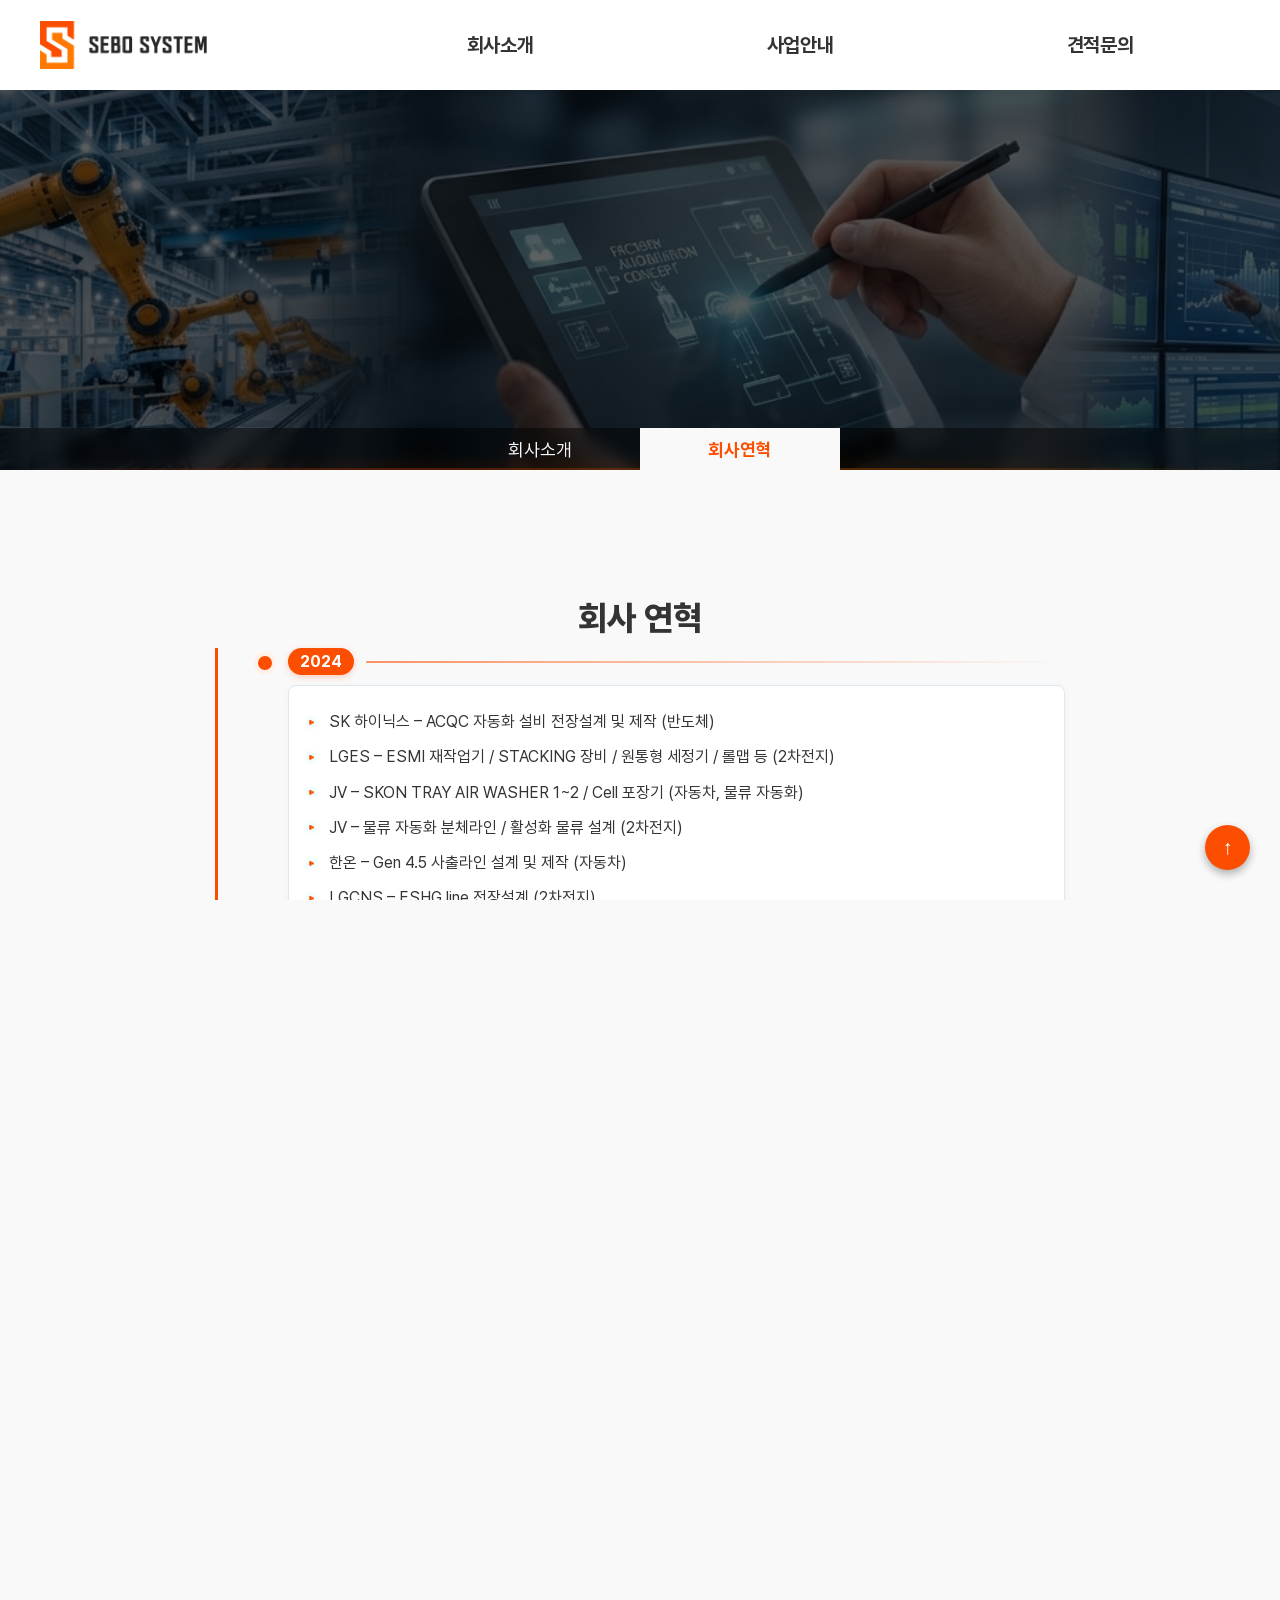
<file: history.html>
<!DOCTYPE html>
<html lang="ko">

<head>
  <meta charset="UTF-8">
  <meta name="viewport" content="width=device-width, initial-scale=1.0">
  <title>회사연혁 | SEBO SYSTEM</title>
  <link rel="stylesheet" href="css/styles.css?v=5">
  <link rel="icon" href="images/favicon.ico" type="image/x-icon">
</head>

<body>
  <div class="wrapper">
    <!-- 상단 네비 -->
    <header class="topbar">
      <div class="headerWrap">
        <div class="container nav-wrap">
          <a href="index.html" class="logo">
            <img src="images/sebosystem.png" alt="SEBO SYSTEM">
          </a>
          <!-- 햄버거 버튼 -->
          <button class="hamburger" aria-label="메뉴 열기" id="hamburgerBtn">☰</button>
          <!-- 모바일 메뉴 -->
          <nav class="mobile-nav" id="mobileNav">
            <button class="close-btn" id="closeBtn" aria-label="메뉴 닫기">✕</button>
            <ul class="main-menu">
              <li class="has-submenu">
                <a href="submenu-toggle">회사소개</a>
                <ul class="submenu">
                  <li><a href="about.html">회사소개</a></li>
                  <li><a href="history.html">회사연혁</a></li>
                </ul>
              </li>
              <li class="has-submenu">
                <a href="submenu-toggle">사업안내</a>
                <ul class="submenu">
                  <li><a href="consulting.html">자동화 컨설팅</a></li>
                  <li><a href="design.html">전장 설계</a></li>
                  <li><a href="panel.html">Control Panel 제작</a></li>
                  <li><a href="plc.html">PLC 프로그래밍</a></li>
                </ul>
              </li>
              <li class="has-submenu">
                <a href="submenu-toggle">견적문의</a>
                <ul class="submenu">
                  <li><a href="contact.html">견적문의</a></li>
                </ul>
              </li>
            </ul>
          </nav>
          <div class="overlay" id="overlay"></div>
          <nav class="nav">
            <ul class="main-menu">
              <li data-menu="company"><a href="about.html" class="active">회사소개</a></li>
              <li data-menu="business"><a href="consulting.html">사업안내</a></li>
              <li data-menu="contact"><a href="contact.html">견적문의</a></li>
            </ul>
          </nav>
        </div>
        <div class="mega-dropdown">
          <div class="container">
            <div class="dropdown-spacer"></div>
            <div class="dropdown-columns">
              <div class="dropdown-column" data-dropdown="company">
                <a href="about.html">회사소개</a>
                <a href="history.html">회사연혁</a>
              </div>
              <div class="dropdown-column" data-dropdown="business">
                <a href="consulting.html">자동화 컨설팅</a>
                <a href="design.html">전장설계</a>
                <a href="panel.html">Control & Electric Panel 제작</a>
                <a href="plc.html">PLC 프로그래밍</a>
              </div>
              <div class="dropdown-column" data-dropdown="contact">
                <a href="contact.html">온라인 문의</a>
              </div>
            </div>
          </div>
        </div>
      </div>
    </header>

    <section class="sub-hero sub-hero-bg">
      <div class="sub-hero-menu">
        <ul>
          <li><a href="about.html">회사소개</a></li>
          <li><a href="history.html" class="active">회사연혁</a></li>
        </ul>
      </div>
    </section>

    <!-- 본문 -->
    <section class="htimeline-section">
      <h2 class="htimeline-title">회사 연혁</h2>

      <div class="htimeline">
        <div class="htimeline-item">
          <div class="dot"></div>
          <div class="year-line">
            <div class="year">2024</div>
            <span class="year-bar"></span>
          </div>
          <div class="htimeline-card">
            <p>SK 하이닉스 – ACQC 자동화 설비 전장설계 및 제작 (반도체)</p>
            <p>LGES – ESMI 재작업기 / STACKING 장비 / 원통형 세정기 / 롤맵 등 (2차전지)</p>
            <p>JV – SKON TRAY AIR WASHER 1~2 / Cell 포장기 (자동차, 물류 자동화)</p>
            <p>JV – 물류 자동화 분체라인 / 활성화 물류 설계 (2차전지)</p>
            <p>한온 – Gen 4.5 사출라인 설계 및 제작 (자동차)</p>
            <p>LGCNS – ESHG line 전장설계 (2차전지)</p>
            <p>ACC – X-eye EVB-CTH 전장설계 (2차전지)</p>
          </div>
        </div>

        <div class="htimeline-item">
          <div class="dot"></div>
          <div class="year-line">
            <div class="year">2023</div>
            <span class="year-bar"></span>
          </div>
          <div class="htimeline-card">
            <p>패스트 – 캐소드 조립기 전장설계 및 제작 (3차전지)</p>
            <p>동보테크 – ANDEM PRESS LINE SYSTEM 전장설계 및 제작 (자동차)</p>
            <p>코오롱 – 포장 자동화설비 전장설계 및 제작 (포장 자동화)</p>
            <p>SFA – FOUP STOCKER 전장설계 (반도체)</p>
          </div>
        </div>

        <div class="htimeline-item">
          <div class="dot"></div>
          <div class="year-line">
            <div class="year">2022</div>
            <span class="year-bar"></span>
          </div>
          <div class="htimeline-card">
            <p>LGES – INSPECTION / STACKING / 롤맵 전장설계 및 제작 (UL 인증 포함, 2차전지)</p>
            <p>SDI – 원형 주액기 / EL 전해액 주액기 전장설계 (2차전지)</p>
            <p>H-JV – STACKING 전장설계 (2차전지)</p>
            <p>한화 – 실리콘 경화장치 전장설계 및 제작 (화학장비)</p>
          </div>
        </div>

        <div class="htimeline-item">
          <div class="dot"></div>
          <div class="year-line">
            <div class="year">2020</div>
            <span class="year-bar"></span>
          </div>
          <div class="htimeline-card">
            <p>제우스 – HPCP, PREBAKE 판넬 제작 (디스플레이)</p>
            <p>현대글로비스 – 자동차 외관검사기 전장설계 및 제작 (자동차)</p>
            <p>DE&T – GM JV LASER NOTCHING 전장설계 (2차전지)</p>
            <p>SEC – POLISHING 전장판넬 제작 (디스플레이)</p>
          </div>
        </div>
        <div class="htimeline-item">
          <div class="dot"></div>
          <div class="year-line">
            <div class="year">2018 - 2020</div>
            <span class="year-bar"></span>
          </div>
          <div class="htimeline-card">
            <p>SHARP – OVEN 설비 12단 4로 / 14단 1로 (1~3차 납품) (열처리 설비)</p>
          </div>
        </div>
        <div class="htimeline-item">
          <div class="dot"></div>
          <div class="year-line">
            <div class="year">2017</div>
            <span class="year-bar"></span>
          </div>
          <div class="htimeline-card">
            <p>LG디스플레이 / BJ전자 – PPCLN, 열풍 및 OVEN 10 LINE / 본딩·검사기 (베트남 SET-UP) (디스플레이, 검사장비)</p>
          </div>
        </div>
        <div class="htimeline-item">
          <div class="dot"></div>
          <div class="year-line">
            <div class="year">2016</div>
            <span class="year-bar"></span>
          </div>
          <div class="htimeline-card">
            <p>LG디스플레이 / LG화학 – P6 WET ETCH / FINAL CLEANER (클린 설비)</p>
          </div>
        </div>
        <div class="htimeline-item">
          <div class="dot"></div>
          <div class="year-line">
            <div class="year">2015</div>
            <span class="year-bar"></span>
          </div>
          <div class="htimeline-card">
            <p>BOE / LG PRI / LG디스플레이 – BOE B8 IN LINE / SHORT IN LINE / VCD / E-MR (디스플레이)</p>
          </div>
        </div>
        <div class="htimeline-item">
          <div class="dot"></div>
          <div class="year-line">
            <div class="year">2014</div>
            <span class="year-bar"></span>
          </div>
          <div class="htimeline-card">
            <p>BOE / LG화학 / GVO / 인베니아 – BOE B5·B4 Array & Cell IN LINE / Mask Cleaner / ROLL TO ROLL (디스플레이 장비)</p>
          </div>
        </div>
        <div class="htimeline-item">
          <div class="dot"></div>
          <div class="year-line">
            <div class="year">2013</div>
            <span class="year-bar"></span>
          </div>
          <div class="htimeline-card">
            <p>BOE / LG PRI – BOE 물류 / CELL IN LINE / LG 고온로 설비 / 협력사 등록 (디스플레이, 열처리)</p>
          </div>
        </div>
      </div>
    </section>


    </main>
  </div>

  <!-- 맨 위로 버튼 -->
  <button id="backToTop" aria-label="상단으로 이동">↑</button>

  <!-- 푸터 -->
  <footer class="footer">
    <div class="container">
      <p>경기도 안산시 상록구 해양3로 15, 1303호 (사동, 그랑시티 시그니처타워)</p>
      <p>사업자번호: 554-02-00156 · 전화번호: 010-8807-8983 · 팩스: 031-415-8850 · 이메일: yc.ko@sebosystem.kr</p>
      <p>&copy; 2025 SEBO SYSTEM. All rights reserved.</p>
    </div>
  </footer>


  <!-- 공통 스크립트 -->
  <script src="js/main.js"></script>
  <script src="js/history.js"></script>
</body>

</html>
</file>
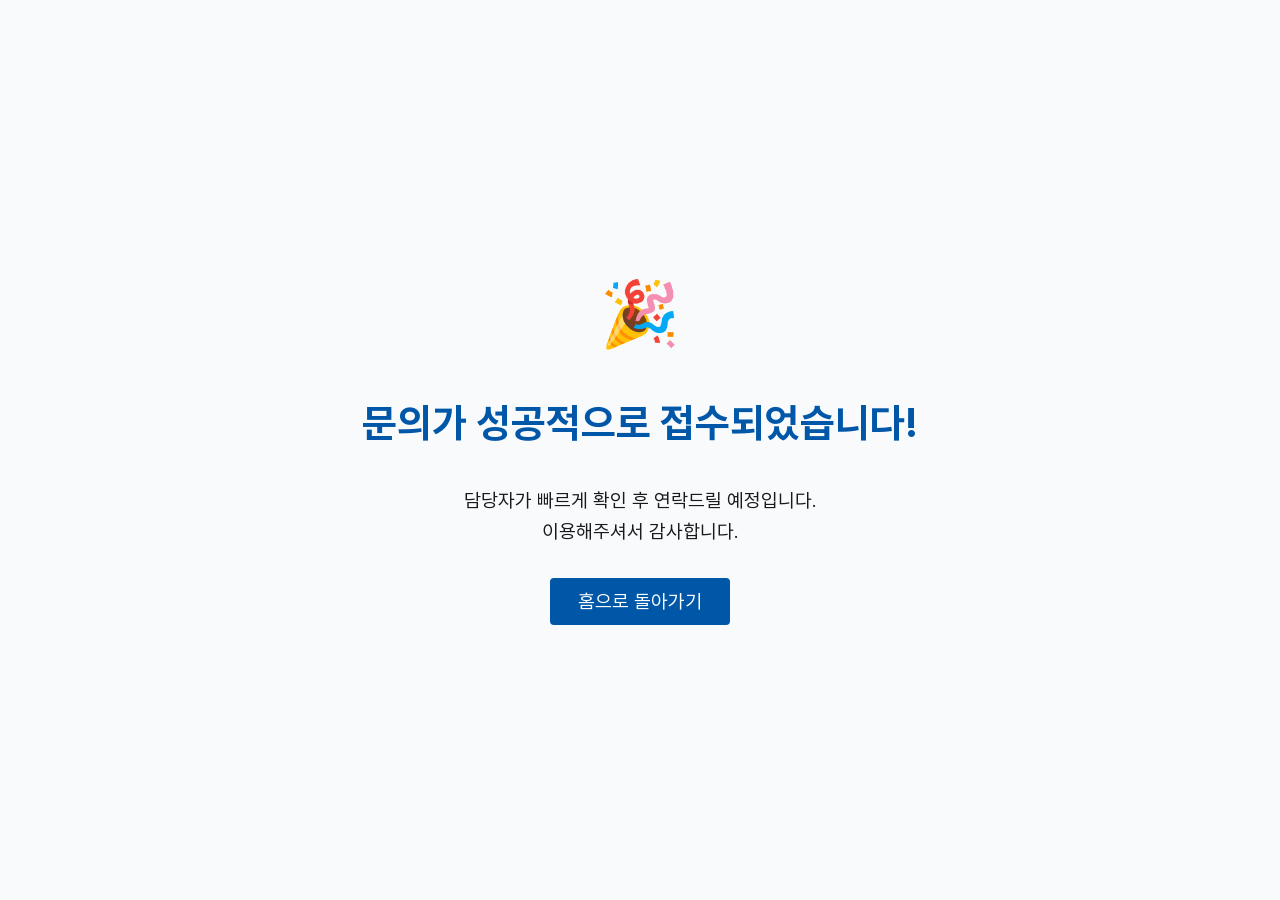
<file: thankyou.html>
<!DOCTYPE html>
<html lang="ko">
<head>
  <meta charset="UTF-8">
  <meta name="viewport" content="width=device-width, initial-scale=1.0">
  <title>문의 완료 | SEBO SYSTEM</title>
  <link rel="stylesheet" href="css/styles.css?v=5">
  <style>
    body {
      margin: 0;
      font-family: 'Pretendard';
      font-weight: 400;
      background-color: #f8fafc;
      color: #1a1a1a;
    }

    .thankyou-container {
      display: flex;
      flex-direction: column;
      align-items: center;
      justify-content: center;
      min-height: 100vh;
      text-align: center;
      padding: 60px 20px;
    }

    .thankyou-container h1 {
      font-size: 2.5rem;
      margin-bottom: 20px;
      color: #0057a8;
    }

    .thankyou-container p {
      font-weight: 400;
      font-family: 'Pretendard';
      font-size: 1.2rem;
      margin-bottom: 30px;
      line-height: 1.6;
    }

    .thankyou-container .btn {
      padding: 12px 28px;
      font-weight: 400;
      font-family: 'Pretendard';
      font-size: 1.2rem;
      background-color: #0057a8;
      color: white;
      border: none;
      border-radius: 4px;
      text-decoration: none;
      transition: background-color 0.3s ease, transform 0.2s ease;
    }

    .thankyou-container .btn:hover {
      background-color: #2ecc71;
      transform: scale(1.1);
    }

    .emoji {
      font-size: 4rem;
      margin-bottom: 20px;
    }
  </style>
</head>
<body>

  <div class="thankyou-container">
    <div class="emoji">🎉</div>
    <h1>문의가 성공적으로 접수되었습니다!</h1>
    <p>
      담당자가 빠르게 확인 후 연락드릴 예정입니다.<br>
      이용해주셔서 감사합니다.
    </p>
    <a href="index.html" class="btn">홈으로 돌아가기</a>
    <!-- 햄버거 버튼 -->
    <button class="hamburger" aria-label="메뉴 열기" id="hamburgerBtn">☰</button>
  </div>
<script src="js/main.js"></script>
</body>
</html>
</file>
<file: css/styles.css>
/* Base */


* {
  box-sizing: border-box
}

html,
body {
  height: 100%;
  /* 화면 전체 높이 */
  margin: 0;
  padding: 0;
  overflow-x: hidden;
  /*필수 */
  overflow-y: auto;
  width: 100%;
}

body {
  font-family: 'Pretendard', 'Isamanru';
}

body.no-scroll {
  overflow: hidden;
}

img {
  max-width: 100%;
  height: auto;
}

/*color*/
:root {
  --line-thickness: 4;
  /* 원하는 굵기로 */
  --primary-orange: #FC4E00;
  --secondary-orange: #ff7900;
  --dark-bg: #282828;
  --navy: #282828;
  --navy-2: #333333;
  --navy-3: #FC4E00;
  --ink: #282828;
  --bg: #f9f9f9;
  --card: #ffffff;
  --mint: #ff7900;
  --mint-2: #FC4E00;
  --text: #282828;
  --text2: #343434;
  --text3: #888888;
  --blue: #FC4E00;
  --consult-navy: #282828;
  --consult-blue: #ff7900;
  --dark: #282828;
  --primary: #FC4E00;
  --accent: #ff7900;
  --light-bg: #fafafa;
  --dark-text: #282828;
  --soft-gray: #666666;
  --green: #ff7900;
  --green-2: #FC4E00;

  --timeline-line-color: #FC4E00;
  --timeline-marker-color: #ff7900;
  --timeline-accent: #FC4E00;
  --card-bg: #fff;
  --card-border: rgba(252, 78, 0, 0.2);
  --card-shadow: 0 6px 20px rgba(0, 0, 0, 0.1);
  --background-gradient: linear-gradient(to bottom, #fff5f0, #ffffff);
}

@import url("https://cdn.jsdelivr.net/gh/orioncactus/pretendard/dist/web/static/pretendard.css");

@font-face {
  font-family: "Pretendard";
  src: url("../fonts/Pretendard-Regular.woff2") format("woff2");
  font-weight: 400;
  font-style: normal;
}

@font-face {
  font-family: "Pretendard";
  src: url("../fonts/Pretendard-Bold.woff2") format("woff2");
  font-weight: 700;
  font-style: normal;
}

@font-face {
  font-family: "Pretendard";
  src: url("../fonts/Pretendard-ExtraBold.woff2") format("woff2");
  font-weight: 800;
  font-style: normal;
}

@font-face {
  font-family: 'Isamanru';
  src: url('https://cdn.jsdelivr.net/gh/projectnoonnu/noonfonts_20-10@1.0/GongGothicLight.woff') format('woff');
  font-weight: 300;
  font-display: swap;
}

@font-face {
  font-family: 'Isamanru';
  src: url('https://cdn.jsdelivr.net/gh/projectnoonnu/noonfonts_20-10@1.0/GongGothicMedium.woff') format('woff');
  font-weight: normal;
  font-display: swap;
}

@font-face {
  font-family: 'Isamanru';
  src: url('https://cdn.jsdelivr.net/gh/projectnoonnu/noonfonts_20-10@1.0/GongGothicBold.woff') format('woff');
  font-weight: 700;
  font-display: swap;
}

body {
  display: flex;
  flex-direction: column;
  /* 세로 배치 */
  font-family: "Pretendard", sans-serif;
  color: var(--text);
  background: var(--bg);
}

/* Margin Top */
.mt-xxs {
  margin-top: var(--spacing-xxs);
}

.mt-xs {
  margin-top: var(--spacing-xs);
}

.mt-sm {
  margin-top: var(--spacing-sm);
}

.mt-md {
  margin-top: var(--spacing-md);
}

.mt-lg {
  margin-top: var(--spacing-lg);
}

.mt-xl {
  margin-top: var(--spacing-xl);
}

.mt-xxl {
  margin-top: var(--spacing-xxl);
}

/* Margin Bottom */
.mb-xxs {
  margin-bottom: var(--spacing-xxs);
}

.mb-xs {
  margin-bottom: var(--spacing-xs);
}

.mb-sm {
  margin-bottom: var(--spacing-sm);
}

.mb-md {
  margin-bottom: var(--spacing-md);
}

.mb-lg {
  margin-bottom: var(--spacing-lg);
}

.mb-xl {
  margin-bottom: var(--spacing-xl);
}

.mb-xxl {
  margin-bottom: var(--spacing-xxl);
}

/* Padding Top */
.pt-xxs {
  padding-top: var(--spacing-xxs);
}

.pt-xs {
  padding-top: var(--spacing-xs);
}

.pt-sm {
  padding-top: var(--spacing-sm);
}

.pt-md {
  padding-top: var(--spacing-md);
}

.pt-lg {
  padding-top: var(--spacing-lg);
}

.pt-xl {
  padding-top: var(--spacing-xl);
}

/* Padding Bottom */
.pb-xxs {
  padding-bottom: var(--spacing-xxs);
}

.pb-xs {
  padding-bottom: var(--spacing-xs);
}

.pb-sm {
  padding-bottom: var(--spacing-sm);
}

.pb-md {
  padding-bottom: var(--spacing-md);
}

.pb-lg {
  padding-bottom: var(--spacing-lg);
}

.pb-xl {
  padding-bottom: var(--spacing-xl);
}


.topbar>div.container,
.topbar>div.mega-dropdown,
.footer>div.container {
  width: 100%;
  /* 작은 화면에서는 꽉 차게 */
  max-width: 1920px;
  /* 최대 폭 제한 */
  margin: 0 auto;
  /* 가운데 정렬 */
  padding: 0 16px;
  /* 좌우 여백 (작은 화면 대비) */
  text-align: center;
  /* 텍스트 중앙 정렬 */
}

/* Layout Helpers */
/* .container{width:min(1920px, 92%); margin:0 auto} */
a {
  color: inherit;
  text-decoration: none
}

/* Topbar */
.topbar {
  background: #fff;
  border-bottom: none;
  box-shadow: 0 2px 12px rgba(0, 0, 0, 0.06);
  overflow: visible;
  transition: all 0.3s ease;
  height: 90px;
  position: relative;
  top: 0;
  left: 0;
  width: 100%;
  z-index: 3000;
}

.topbar:hover .mega-dropdown {
  transform: scaleY(1);
  opacity: 1;
  pointer-events: auto;
}

.topbar .mega-dropdown {
  transform: scaleY(1);
  opacity: 0;
  pointer-events: auto;
}

/* hover 시 전체 높이 확장 */
/* .topbar.active {height:240px;} */
.nav-wrap {
  display: flex;
  align-items: center;
  justify-content: space-between;
  gap: 60px;
  padding: 0 40px;
  max-width: 1600px;
  margin: 0 auto;
  height: 90px;
}

.logo {
  display: flex;
  align-items: center;
  margin-left: 0;
  transition: transform 0.3s ease;
  flex-shrink: 0;
}

.logo:hover {
  transform: scale(1.05);
}

.logo img {
  height: 48px;
  width: auto;
  display: block;
}

.nav {
  display: flex;
  position: relative;
  /* 기준점 */
  gap: 0;
  /* 메뉴 사이 간격 */
  flex: 1;
  justify-content: flex-end;
  align-items: center;
}

/* 기본 메뉴 */
.main-menu {
  list-style: none;
  display: flex;
  margin: 0;
  padding: 0;
  justify-content: flex-end;
  gap: 20px;
  align-items: center;
}

.main-menu > li {
  flex: 0 0 auto;
  text-align: center;
  min-width: 280px;
}

.nav a {
  font-family: 'Pretendard';
  /*메뉴*/
  font-size: 20px;
  font-weight: 600;
  color: #333;
  position: relative;
  padding: 12px 18px;
  transition: all 0.25s ease;
  border-radius: 6px;
  white-space: nowrap;
  letter-spacing: -0.3px;
}

.nav a:hover {
  color: var(--primary-orange);
  background: rgba(252, 78, 0, 0.08);
}

.nav a::after {
  content: '';
  position: absolute;
  bottom: 8px;
  left: 50%;
  transform: translateX(-50%) scaleX(0);
  width: 70%;
  height: 2.5px;
  background: var(--blue);
  transition: transform 0.3s cubic-bezier(0.4, 0, 0.2, 1);
  border-radius: 2px;
}

.nav a:hover::after {
  transform: translateX(-50%) scaleX(1);
}

.mega-dropdown {
  position: absolute;
  top: 90px;
  /* 메뉴줄 바로 밑 */
  left: 0;
  width: 100%;
  background: linear-gradient(180deg, #ffffff 0%, #fafbfc 100%);
  border-top: 1px solid #f0f0f0;
  box-shadow: 0 8px 24px rgba(0, 0, 0, 0.08);
  padding: 32px 0;
  opacity: 0;
  pointer-events: none;
  transform: translateY(-20px);
  /* 살짝 위에 숨어있음 */
  transition: opacity 0.4s cubic-bezier(0.4, 0, 0.2, 1), transform 0.4s cubic-bezier(0.4, 0, 0.2, 1);
  /* 애니메이션 추가 */
  z-index: 2500;
}

/* topbar 열리면 드롭다운 표시 */
.topbar.active .mega-dropdown {
  opacity: 1;
  pointer-events: auto;
  transform: translateY(0);
  /* 스르륵 내려옴 */
}

/* 열릴 때 */
.nav.is-open .mega-dropdown {
  opacity: 1;
  pointer-events: auto;
  max-height: 240px;
}

.mega-dropdown .container {
  max-width: 1600px;
  width: 100%;
  margin: 0 auto;
  display: flex;
  justify-content: flex-end;
  padding: 0 40px;
  text-align: left;
}

.dropdown-columns {
  display: flex;
  gap: 20px;
  justify-content: flex-end;
}

.dropdown-column {
  display: flex;
  flex-direction: column;
  align-items: center;
  gap: 8px;
  flex: 0 0 280px;
  width: 280px;
  text-align: center;
}

.dropdown-column a {
  font-family: 'Pretendard';
  font-weight: 400;
  font-size: 15px;
  color: #666;
  padding: 12px 18px;
  border-radius: 6px;
  transition: all 0.25s ease;
  position: relative;
  overflow: hidden;
  white-space: nowrap;
  width: 100%;
  text-align: center;
}

.dropdown-column a::before {
  content: '';
  position: absolute;
  left: 0;
  top: 50%;
  transform: translateY(-50%) scaleX(0);
  width: 3px;
  height: 70%;
  background: var(--blue);
  transition: transform 0.3s cubic-bezier(0.4, 0, 0.2, 1);
}

.dropdown-column a:hover {
  color: var(--primary-orange);
  background: rgba(252, 78, 0, 0.08);
  transform: translateX(8px);
  font-weight: 500;
}

.dropdown-column a:hover::before {
  transform: translateY(-50%) scaleX(1);
}






/* Hero */
.hero {
  font-family: 'Pretendard';
  font-size: 48px;
  font-weight: 800;
  position: relative;
  min-height: 550px;
  display: flex;
  align-items: center;
  justify-content: center;
  background: #282828 url('../images/her0.png') top center/cover no-repeat;
}

.hero::before {
  content: "";
  position: absolute;
  inset: 0;
  background: linear-gradient(to right,
      rgba(40, 40, 40, 0.3) 0%, transparent 5%, transparent 95%, rgba(40, 40, 40, 0.3) 100%);
  z-index: 1;
}

.hero::after {
  content: "";
  position: absolute;
  inset: 0;
  z-index: 2;
  pointer-events: none;
}

.hero-inner {
  position: absolute;
  top: 170px;
  /* 위에서 170px 내려옴 */
  left: 50%;
  transform: translateX(-50%);
  text-align: center;
  color: #fff;
  width: 100%;
  z-index: 10;
}

.hero h1 {
  margin: 0 0 8px;
  font-size: 36px;
  font-weight: 900;
  letter-spacing: -0.2px
}

.sub {
  font-family: 'Isamanru';
  font-weight: 300;
  font-size: 20px;
  opacity: .9;
  margin: 0;
  font-weight: 300
}

.sub2 {
  font-family: 'Isamanru';
  font-weight: 300;
  font-size: 20px;
  font-weight: 300
}

.hero-bar {
  position: absolute;
  left: 50%;
  transform: translateX(-50%);
  bottom: 40px;
  width: 100%;
  max-width: 1600px;
  height: 70px;
  display: flex;
  align-items: center;
  justify-content: space-between;
  gap: 24px;
  padding: 0 40px;
  color: #fff;
  z-index: 15;
}

.hero-bar-item {
  display: flex;
  align-items: center;
  gap: 14px;
}

.hero-bar-icon {
  width: 36px;
  height: 36px;
  flex-shrink: 0;
  color: var(--primary-orange);
}

.hero-bar-text {
  font-family: 'Pretendard';
  font-size: 18px;
  font-weight: 500;
  letter-spacing: 0.02em;
  white-space: nowrap;
}

.hero-bar-text strong {
  font-weight: 700;
  margin-right: 2px;
}

.hero-bar-text em {
  font-style: normal;
  opacity: 0.5;
  margin: 0 4px;
}

.hero-multiply-bar {
  position: absolute;
  bottom: 40px;
  left: 0;
  width: 100%;
  height: 70px;
  /* 띠 높이 */
  background: rgba(40, 40, 40, 0.3);
  mix-blend-mode: multiply;
  /*  포토샵 곱하기 */
  z-index: 5;
}



/* Cards */
.cards {
  display: grid;
  gap: 18px;
  grid-template-columns: repeat(3, 1fr);
  max-width: 1600px;
  /* 전체 카드 묶음 가로폭 제한 */
  margin: 40px auto 60px;
  /* 위 40, 좌우 auto, 아래 60 */
}

.card {
  background: var(--card);
  border-radius: 10px;
  padding: 28px;
  min-height: 225px;
  box-shadow: 0 2px 8px rgba(0, 0, 0, .06);
  display: flex;
  flex-direction: column;
  justify-content: space-between;
  border-top: 4px solid var(--primary-orange);
  transition: transform 0.3s ease, box-shadow 0.3s ease;
}

.card:hover {
  transform: translateY(-5px);
  box-shadow: 0 8px 24px rgba(252, 78, 0, 0.15);
}

/* 제목 스타일 */
.card h3 {
  margin: 0 0 4px;
  font-family: 'Pretendard';
  font-size: 22px;
  font-weight: 700;
}

/* 본문 스타일 */
.card p {
  margin: 2px 0 0;
  font-family: 'Pretendard';
  font-size: 18px;
  font-weight: 400;
}

/* 카드별 변형 */
.service {
  background: linear-gradient(135deg, #282828 0%, #3a3a3a 100%);
  color: #fff;
  border-top: none;
}

.contact {
  background: linear-gradient(135deg, #FC4E00 0%, #ff7900 100%);
  color: #fff;
  border-top: none;
}

#backToTop {
  position: fixed;
  bottom: 30px;
  right: 30px;
  z-index: 9999;
  background-color: var(--blue);
  color: #fff;
  border: none;
  border-radius: 50%;
  width: 45px;
  height: 45px;
  font-size: 20px;
  cursor: pointer;
  align-items: center;
  justify-content: center;
  box-shadow: 0 4px 8px rgba(0, 0, 0, 0.3);
  transition: transform 0.3s ease, background-color 0.3s ease;
}

#backToTop:hover {
  background-color: var(--green-2);
  transform: scale(1.1);
}



/* Footer */
.footer {
  font-family: 'Pretendard';
  font-size: 14px;
  font-weight: 400;
  background: #282828;
  color: #999999;
  padding: 24px 0;
  line-height: 1.3;
  text-align: center;
  margin-top: auto;

}

/* 서브페이지 Hero */
.sub-hero {
  position: relative;
  min-height: 380px;
  width: 100%;
  overflow: hidden;
  display: flex;
  align-items: center;
  justify-content: center;
  background-color: #111;
  color: #fff;
  padding: 40px 0 0;
}

.sub-hero::before {
  content: '';
  position: absolute;
  inset: 0;
  background:
    radial-gradient(ellipse at 8% 55%, rgba(252, 78, 0, 0.28) 0%, transparent 48%),
    radial-gradient(ellipse at 92% 35%, rgba(255, 121, 0, 0.18) 0%, transparent 45%),
    radial-gradient(circle, rgba(255, 121, 0, 0.10) 1px, transparent 1px);
  background-size: auto, auto, 28px 28px;
  pointer-events: none;
  z-index: 0;
}

.sub-hero::after {
  content: '';
  position: absolute;
  bottom: 0; left: 0; right: 0;
  height: 2px;
  background: linear-gradient(90deg, transparent 0%, #fc4e00 30%, #ff7900 70%, transparent 100%);
  z-index: 1;
}

/* 사업안내 공통 히어로: 이미지 배경 + 검은 오버레이 */
.sub-hero.sub-hero-bg {
  background: #0d1117 url('../images/consulting-hero.png') center/cover no-repeat;
}

.sub-hero.sub-hero-bg::before {
  background: rgba(0, 0, 0, 0.62);
  animation: none;
}

/* 본문 */

.about-image {
  margin: 80px auto 100px;
  /* 위아래 여백 */
  text-align: center;
  /* 이미지 가운데 정렬 */
}


/* 공통 */
.content p {
  text-align: center;
  line-height: 1.6;
}

/*greeting*/
.p-i {
  font-family: 'Isamanru';
  font-size: 16px;
  font-weight: normal;
  color: #888888;
  text-align: center;
  margin: 120px auto 40px;
  line-height: 1.4;
}

/* 큰 문구 */
.p-b {
  font-family: 'Pretendard';
  font-weight: 700;
  color: #343434;
  text-align: center;
  margin: 60px auto 40px;
  font-size: clamp(22px, 1.6vw, 34px);
}

.p-b .bold {
  font-weight: 700;
}

/* 일반 부분 */
.p-b .light {
  font-weight: 400;
  opacity: 0.9;
}

/* 중간 문구 */
.p-r {
  font-family: 'Pretendard';
  font-size: clamp(16px, 1.6vw, 26px);
  font-weight: 600;
  color: var(--primary-orange);
  text-align: center;
}


/* 작은 본문 */
.p-m {
  font-family: 'Pretendard';
  font-size: clamp(12px, 1.6vw, 18px);
  font-weight: 400;
  color: #828282;
  text-align: center;
  margin: 0px auto 60px;
  line-height: 1.8;
  max-width: 1600px;
  /* 가독성을 위해 폭 제한 */
  margin-bottom: 120px;
}



.sub-hero-menu {
  display: flex;
  justify-content: center;
  background: rgba(0, 0, 0, 0.45);
  backdrop-filter: blur(8px);
  position: absolute;
  bottom: 0;
  left: 0;
  width: 100%;
  z-index: 2;
}

.sub-hero-menu ul {
  flex-wrap: wrap;
  list-style: none;
  margin: 0;
  padding: 0;
  display: flex;
  /* 가로 배치 */
  justify-content: center;
  /* 가운데 정렬 */

}

.sub-hero-menu li {
  flex: unset;
  /* 버튼 너비 균등 분배 */
  text-align: center;
}

.sub-hero-menu li:nth-child(1) {
  width: 200px;
}

.sub-hero-menu li:nth-child(2) {
  width: 200px;
}

.sub-hero-menu li:nth-child(3) {
  width: 300px;
}

.sub-hero-menu li:nth-child(4) {
  width: 200px;
}

.sub-hero-menu li:nth-child(5) {
  width: 200px;
}

.sub-hero-menu a {
  display: block;
  padding: 10.35px 0;
  font-family: 'Pretendard';
  font-weight: 400;
  font-size: 18px;
  color: #f6f8fb;
  text-decoration: none;
  white-space: nowrap;
  transition: background 0.3s, color 0.3s;
}

/* hover 효과 */
.sub-hero-menu a:hover {
  background: #f9f9f9;
  color: var(--primary-orange);
}

/* 활성화 버튼 */
.sub-hero-menu a.active {
  background: #f9f9f9;
  color: var(--primary-orange);
  font-family: 'Pretendard';
  font-weight: 700;
}

.p-intro {
  font-family: 'Isamanru';
  font-size: 16px;
  font-weight: normal;
  color: #888888;
  text-align: center;
  margin: 120px auto 100px;
  line-height: 1.4;
}


/* 오른쪽 정렬 텍스트 + 점은 왼쪽 유지 */
.p-list.right-align {
  text-align: left;
  /*  텍스트만 오른쪽 정렬 */
  list-style-position: outside;
  /* 점은 왼쪽에 두기 */
  padding-right: 0;
  margin: 16px 0;
}

.p-list.right-align li {
  margin-bottom: 10px;
}

/*연혁*/
.htimeline-section {
  background: var(--bg);
  padding: 100px 0;
}

.htimeline-title {
  text-align: center;
  font-size: 34px;
  font-weight: 800;
  color: var(--text2);
  margin-bottom: 10px;
}


/* 타임라인 본체 */
.htimeline {
  position: relative;
  border-left: 3px solid var(--blue);
  max-width: 850px;
  margin: 0 auto;
  padding-left: 50px;
}

/* 항목 */
.htimeline-item {
  position: relative;
  margin-bottom: 60px;
  padding-left: 20px;
  opacity: 0;
  transform: translateY(40px);
  transition: opacity 0.6s ease, transform 0.6s ease;
}

.htimeline-item.visible {
  opacity: 1;
  transform: translateY(0);
}

/* 점 */
/* === 점 (기본 정적 상태) === */
.htimeline-item .dot {
  position: absolute;
  left: -10px;
  top: 8px;
  width: 14px;
  height: 14px;
  background: var(--primary-orange);
  border-radius: 50%;
  box-shadow: 0 0 0 4px #fff0e8;
  z-index: 2;
  /* 기본 상태는 정적 (애니메이션 없음) */
}

/* === 파바밧 효과는 visible(화면 진입) 시에만 작동 === */
.htimeline-item.visible .dot {
  animation: dotGlow 2.4s ease-in-out infinite;
}

.htimeline-item.visible .dot::after {
  content: "";
  position: absolute;
  inset: 0;
  border-radius: 50%;
  background: radial-gradient(circle, rgba(252, 78, 0, 0.45) 0%, transparent 70%);
  transform: scale(1);
  opacity: 0.8;
  z-index: 1;
  animation: dotWave 2.4s ease-out infinite;
}

/* 내부 dot 숨쉬기 */
@keyframes dotGlow {

  0%,
  100% {
    transform: scale(1);
    box-shadow: 0 0 0 4px rgba(252, 78, 0, 0.4);
  }

  50% {
    transform: scale(1.15);
    box-shadow: 0 0 0 6px rgba(252, 78, 0, 0.3);
  }
}

/* 물결 퍼짐 */
@keyframes dotWave {
  0% {
    transform: scale(1);
    opacity: 0.6;
  }

  60% {
    transform: scale(2.5);
    opacity: 0.15;
  }

  100% {
    transform: scale(3.2);
    opacity: 0;
  }
}


/* 연도 + 포인트 라인 묶음 */
.year-line {
  display: flex;
  align-items: center;
  gap: 12px;
  margin-bottom: 10px;
}

/* 연도 배지 */
.htimeline-item .year {
  display: inline-block;
  background: var(--primary-orange);
  color: #fff;
  font-family: 'Pretendard';
  font-weight: 700;
  font-size: 16px;
  padding: 4px 12px;
  border-radius: 20px;
  box-shadow: 0 2px 6px rgba(252, 78, 0, 0.25);
}

/* 옆에 짧은 포인트 라인 */
.year-line .year-bar {
  flex: 1;
  height: 2px;
  background: linear-gradient(90deg, var(--primary-orange), transparent);
  border-radius: 2px;
  opacity: 0.6;
}

/* 카드 */
.htimeline-card {
  background: #ffffff;
  border-radius: 8px;
  padding: 14px 18px;
  color: #333;
  line-height: 1.6;
  border: 1px solid #dde8f0;
  box-shadow: 0 2px 8px rgba(0, 0, 0, 0.04);
}

.htimeline-card p {
  font-family: 'Pretendard';
  font-weight: 400;
  line-height: 35px;
  font-size: clamp(12px, 1.6vw, 16px);
  position: relative;
  padding-left: 22px;
  margin: 8px 0;
  line-height: 1.7;
  color: var(--text2)
}

.htimeline-card p::before {
  content: "▸";
  position: absolute;
  left: 0;
  top: 50%;
  transform: translateY(-50%);
  color: var(--mint-2);
  font-size: 18px;
  text-shadow: 0 0 6px rgba(77, 229, 211, 0.7);
}



/* Hero - 전장설계 */
/* ── Consulting Hero ─────────────────────────── */
.sub-hero.consulting-hero {
  min-height: 380px;
  background: #0d1117 url('../images/consulting-hero.png') center/cover no-repeat;
}

/* 이미지 위 어두운 오버레이 */
.sub-hero.consulting-hero::before {
  background: rgba(0, 0, 0, 0.62);
  animation: none;
}

/* 하단 오렌지 라인 유지 */
.sub-hero.consulting-hero::after {
  background: linear-gradient(90deg, transparent 0%, #fc4e00 25%, #ff7900 75%, transparent 100%);
}

/* ── Design Hero ─────────────────────────────── */
.sub-hero.design-hero {
  position: relative;
  min-height: 400px;
  width: 100%;
  overflow: hidden;
  display: flex;
  align-items: center;
  justify-content: center;
  background: #041329 url('../images/design-hero.png') center/cover no-repeat;
  background-size: auto;
  color: #fff;
  background-position: top center;
}

.sub-hero.design-hero h1 {
  font-size: 42px;
  margin-bottom: 12px;
}

.sub-hero.design-hero p {
  font-size: 20px;
  opacity: 0.9;
}

/* 소개 */
.service-intro {
  text-align: center;
  margin: 60px auto 80px;
  font-size: 20px;
  line-height: 1.6;
}

.service-intro .divider {
  width: 80px;
  height: 3px;
  background: linear-gradient(90deg, var(--blue), var(--mint-2));
  margin: 20px auto;
  border-radius: 999px;
}


.section-title {
  position: relative;
  font-family: 'Pretendard';
  font-size: 34px;
  font-weight: 700;
  text-align: center;
  margin-bottom: 60px;
  color: var(--text);
}


.section-title-faq::after {
  content: "";
  display: block;
  width: 80px;
  height: 3px;
  background: linear-gradient(90deg, var(--blue), var(--mint));
  margin: 20px auto;
  border-radius: 999px;
}

.section-title-faq {
  margin-top: 40px;
  position: relative;
  font-family: 'Pretendard';
  font-size: 34px;
  font-weight: 700;
  text-align: center;
  margin-bottom: 60px;
  color: var(--text);
}

/* 상세 설명 */
.service-row {
  font-family: 'Pretendard';
  font-size: 22px;
  font-weight: 400;
  display: flex;
  align-items: center;
  justify-content: center;
  gap: 80px;
  max-width: 1600px;
  /* 폭 제한 */
  margin: 80px auto;
  flex-wrap: wrap;
  padding: 0 10px;
  /* 좌우 여백 보장 */
  margin-bottom: 160px;
}

.service-row.reverse {
  flex-direction: row-reverse;
}

.service-text {
  flex: 2;
}

.service-text h2 {
  font-family: 'Pretendard';
  font-size: 34px;
  font-weight: 700;
}




.p-list {
  list-style: disc;
  margin: 16px 0 0 20px;
  padding-left: 20px;
  color: var(--text2);
  font-size: 18px;
  line-height: 1.7;
  font-family: 'Pretendard';
  font-weight: 400;
}

.p-list li {
  margin-bottom: 10px;
}

/* animate */
.animate-tright.visible {
  opacity: 1;
  transform: translateX(0);
}

.animate-tright {
  opacity: 0;
  transform: translateX(50px);
  transition: opacity 1s ease, transform 1s ease;
  display: block;
  /* transform 제대로 적용되게 */
}

.service-img.animate-left {
  display: block;
  /*  명시적으로 블록 */
  width: 100%;
  /*  적당한 width 설정 */
  opacity: 0;
  transform: translateX(-50px);
  transition: opacity 0.8s ease-out, transform 0.8s ease-out;
}

.animate-left {
  opacity: 0;
  transform: translateX(-50px);
  transition: opacity 1s ease, transform 1s ease;
}

.animate-left.visible {
  opacity: 1;
  transform: translateX(0);
}

.animate-tleft {
  opacity: 0;
  transform: translateX(-50px);
  transition: opacity 1s ease, transform 1s ease;
}

.animate-tleft.visible {
  opacity: 1;
  transform: translateX(0);
}

/* 오른쪽에서 왼쪽으로 등장 (초기 상태) */
.animate-right {
  opacity: 0;
  transform: translateX(50px);
  /* 오른쪽에서 시작 */
  transition: opacity 1s ease, transform 1s ease;
}

/* 등장 후 상태 */
.animate-right.visible {
  opacity: 1;
  transform: translateX(0);
  /* 원래 위치로 이동 */
}


/* 이미지 자체 스타일 */
.service-img img {
  display: block;
  width: 100%;
  height: auto;
  border-radius: 8px;
  max-width: 1600px;
  margin: 0 auto;
  /* 가운데 정렬 */
}

.service-img,
.service-text {
  flex: 1;
  max-width: 50%;
}

.service-img {
  flex: 1;
  max-width: 45%;
  /* 또는 600px 고정도 가능 */
}

/* 제목 (✔ ~~~) */
.li-title {
  font-size: 20px;
  font-weight: 700;
  font-family: 'Pretendard';
  color: var(--text);
}

/* 설명문 */
.li-desc {
  font-size: 18px;
  font-weight: 400;
  font-family: 'Pretendard';
  color: #555;
  display: inline-block;
  margin-top: 4px;
}



/* 기본 데스크탑 스타일 */
.design-m {
  font-size: 34px;
  font-weight: 700;
  font-family: 'Pretendard';
  color: var(--text);
  text-align: center;
  line-height: 1.5;
  margin: 120px auto 40px;
}

.design-s {
  font-size: 20px;
  font-weight: 400;
  font-family: 'Pretendard';
  color: var(--text2);
  text-align: center;
  line-height: 1.8;
}


html {
  scroll-behavior: smooth;
}

/* 버튼 */
.btn.ghost {
  font-family: 'Isamanru';
  font-size: 14px;
  font-weight: 800;
  align-self: flex-start;
  border: 2px solid var(--blue);
  padding: 8px 14px;
  border-radius: 999px;
  display: inline-flex;
  align-items: center;
  gap: 6px;
  transition: background-color 0.3s ease, color 0.3s ease;
  /* 추가 */
}

.btn.ghost span {
  font-weight: 900
}

.btn.ghost:hover {
  background: var(--blue);
  color: #fff
}

.card.contact .btn.ghost:hover {
  background: #fff;
  color: var(--primary-orange);
  border-color: #fff;
}

.btn.ghost.strong {
  font-family: 'Pretendard';
  font-size: 16px;
  font-weight: 700;
  color: #fff;
  background: linear-gradient(90deg, #FC4E00, #ff7900);
  border: none;
  padding: 12px 24px;
  border-radius: 999px;
  box-shadow: 0 8px 24px rgba(252, 78, 0, 0.4);
  transition: transform 0.3s ease, box-shadow 0.3s ease;
  position: relative;
  overflow: hidden;
  z-index: 1;
  text-align: center;
  display: inline-block;
}

.btn.ghost.strong:hover {
  transform: scale(1.05);
  box-shadow: 0 6px 24px rgba(252, 78, 0, 0.4);
}

.btn.ghost.strong::after {
  content: "";
  position: absolute;
  top: 0;
  left: -100%;
  width: 200%;
  height: 100%;
  background: linear-gradient(120deg, transparent, rgba(255, 255, 255, 0.4), transparent);
  transform: skewX(-20deg);
  transition: left 0.6s ease;
  pointer-events: none;
}

.btn.ghost.strong:hover::after {
  left: 100%;
}

.cta-label {
  font-family: 'Pretendard';
  font-size: 20px;
  font-weight: 700;
  text-align: center;
  margin-bottom: 20px;
  color: #555;
}



/* 전장설계 카드 스타일 */
.feature-cards {
  display: grid;
  gap: 32px;
  grid-template-columns: repeat(2, 1fr);
  max-width: 1200px;
  /* 중앙 너비 제한 */
  margin: 0px auto;
  /* 수평 중앙 정렬 */
  padding: 0 20px;
  /* 양 옆 여백 */
  place-items: center;
}

.feature-card,
.s-card {
  display: flex;
  flex-direction: row;
  /* ← 아이콘 왼쪽, 텍스트 오른쪽 */
  align-items: flex-start;
  gap: 20px;
  background: rgba(255, 255, 255, 0.95);
  border-radius: 16px;
  box-shadow: 0 8px 24px rgba(0, 0, 0, 0.06);
  padding: 24px 28px;
  width: 100%;
  box-sizing: border-box;
  transition: all 0.3s ease;
}

.feature-card .icon {
  font-size: 28px;
  color: var(--blue);
  margin-top: 4px;
  flex-shrink: 0;
  /* 아이콘 크기 고정 */
}

.feature-card .text h3 {
  font-family: 'Pretendard';
  font-size: 22px;
  font-weight: 700;
  margin: 0 0 8px;
}

.feature-card .text p {
  font-family: 'Pretendard';
  font-size: 18px;
  font-weight: 400;
  line-height: 1.6;
  color: var(--text2);
}

/*전장설계 몽글*/
.s-style .s-card {
  background: rgba(255, 255, 255, 0.9);
  border-radius: 16px;
  box-shadow: 0 8px 24px rgba(0, 0, 0, 0.06);
  padding: 36px 24px;
  text-align: center;
  transition: all 0.3s ease;
  position: relative;
  overflow: hidden;
  width: 100%;
  /* 부모 기준 꽉 차게 */
  min-width: 280px;
  /* 너무 작아지지 않도록 */
  max-width: 100%;
  /* 필요시 제한 */
  box-sizing: border-box;
  /* padding 포함 */
}

/* 아이콘 왼쪽 */
.s-icon {
  font-size: 36px;
  flex-shrink: 0;
  line-height: 1;
  margin-top: 4px;
  /* 텍스트 중앙 정렬 보정 */
}

/* 텍스트 오른쪽 */
.s-card .text {
  flex: 1;
}

.s-style .s-card:hover {
  transform: translateY(-6px) scale(1.02);
  box-shadow: 0 12px 32px rgba(0, 0, 0, 0.12);
}

.s-style .s-icon {
  font-size: 48px;
  margin-bottom: 20px;
  animation: float 2s ease-in-out infinite;
}

@keyframes float {
  0% {
    transform: translateY(0);
  }

  50% {
    transform: translateY(-6px);
  }

  100% {
    transform: translateY(0);
  }
}

.s-style .text h3 {
  font-family: 'Pretendard';
  font-size: 22px;
  font-weight: 800;
  color: var(--navy-3);
  margin-bottom: 10px;
}

.s-style .text p {
  font-family: 'Pretendard';
  margin: 0;
  font-size: 18px;
  font-weight: 400;
  color: #555;
  line-height: 1.6;
}

/* ══════════════════════════════════════════════
   PLC 작업방식 + 차별점 통합 섹션
══════════════════════════════════════════════ */
.plc-combined {
  position: relative;
  padding: 100px 20px 120px;
  overflow: hidden;
  background: #0e0e0e;
}

/* 배경: 도트 그리드 + 주황 광원 */
.plc-combined::before {
  content: "";
  position: absolute;
  inset: 0;
  background:
    radial-gradient(ellipse 60% 50% at 10% 20%,  rgba(252, 78,  0, 0.25) 0%, transparent 65%),
    radial-gradient(ellipse 50% 45% at 90% 80%,  rgba(255,121,  0, 0.18) 0%, transparent 60%),
    radial-gradient(ellipse 35% 30% at 55% 45%,  rgba(252, 78,  0, 0.10) 0%, transparent 55%),
    radial-gradient(circle at 1px 1px, rgba(255,255,255,0.12) 1px, transparent 0);
  background-size: auto, auto, auto, 28px 28px;
  pointer-events: none;
  z-index: 0;
}

/* 상단 주황 라인 */
.plc-combined::after {
  content: "";
  position: absolute;
  top: 0; left: 0; right: 0;
  height: 2px;
  background: linear-gradient(90deg, transparent, #FC4E00 30%, #ff7900 70%, transparent);
}

.plc-combined .container {
  position: relative;
  z-index: 1;
}

.plc-combined-block {
  padding: 10px 0 50px;
}

/* 구분선 */
.plc-combined-divider {
  width: 100%;
  height: 1px;
  background: linear-gradient(90deg, transparent 0%, rgba(252,78,0,0.5) 30%, rgba(255,121,0,0.5) 70%, transparent 100%);
  margin: 10px 0 70px;
  position: relative;
}

.plc-combined-divider::before {
  content: "";
  position: absolute;
  top: -2px;
  left: 50%;
  transform: translateX(-50%);
  width: 8px;
  height: 8px;
  background: #FC4E00;
  border-radius: 50%;
  box-shadow: 0 0 12px rgba(252,78,0,0.8);
}

/* 타이틀 */
.plc-combined .section-label {
  color: #FC4E00;
  letter-spacing: 3px;
}

.plc-combined h2,
.plc-combined .section-title h2 {
  color: #ffffff;
}

/* ── 유리 빛 스윕 애니메이션 ── */
@keyframes glass-sweep {
  0%   { left: -120%; opacity: 0; }
  5%   { opacity: 1; }
  20%  { left: 130%;  opacity: 0; }
  100% { left: 130%;  opacity: 0; }
}

/* ── 작업방식 타임라인 ── */
.plc-combined .workflow-timeline {
  position: relative;
  z-index: 1;
}

.workflow-timeline {
  display: flex;
  flex-direction: column;
  gap: 16px;
  position: relative;
  padding-left: 50px;
  border-left: 2px solid rgba(252, 78, 0, 0.4);
  max-width: 680px;
  margin: 40px auto 0;
}

/* ── 작업방식 카드 ── */
.step-item {
  display: flex;
  align-items: flex-start;
  gap: 24px;
  position: relative;
  background: rgba(255, 255, 255, 0.03);
  backdrop-filter: blur(4px);
  padding: 24px 28px;
  border-radius: 14px;
  border: 1px solid rgba(255, 255, 255, 0.07);
  overflow: hidden;
  opacity: 0;
  transform: translateX(-16px);
  transition: all 0.5s ease;
}

.step-item:hover {
  background: rgba(252, 78, 0, 0.06);
  border-color: rgba(252, 78, 0, 0.35);
  transform: translateX(6px);
  box-shadow: 0 4px 24px rgba(252, 78, 0, 0.1);
}

.step-item.visible {
  opacity: 1;
  transform: translateX(0);
}

/* 평상시: 은은한 주황 그라데이션 쉬머 */
.step-item::before {
  content: "";
  position: absolute;
  inset: 0;
  background: linear-gradient(
    90deg,
    transparent 0%,
    rgba(252, 78, 0, 0.08) 50%,
    transparent 100%
  );
  background-size: 220% 100%;
  background-position: -110% 0;
  animation: step-shimmer 6s ease-in-out infinite;
  border-radius: 14px;
  pointer-events: none;
  z-index: 0;
}

.step-item:nth-child(1)::before { animation-delay: 0s; }
.step-item:nth-child(2)::before { animation-delay: 1.2s; }
.step-item:nth-child(3)::before { animation-delay: 2.4s; }
.step-item:nth-child(4)::before { animation-delay: 3.6s; }
.step-item:nth-child(5)::before { animation-delay: 4.8s; }

@keyframes step-shimmer {
  0%, 100% { background-position: -110% 0; }
  50% { background-position: 210% 0; }
}

/* 호버 시: 유리 빛 한번 스윕 */
.step-item::after {
  content: "";
  position: absolute;
  top: 0;
  left: -120%;
  width: 60%;
  height: 100%;
  background: linear-gradient(
    105deg,
    transparent 30%,
    rgba(255, 255, 255, 0.12) 50%,
    rgba(255, 255, 255, 0.28) 55%,
    rgba(255, 255, 255, 0.12) 60%,
    transparent 75%
  );
  border-radius: 14px;
  pointer-events: none;
  transition: left 0.9s cubic-bezier(0.25, 0.46, 0.45, 0.94);
  z-index: 1;
}

.step-item:hover::after {
  left: 180%;
}

.step-item .step-badge,
.step-item .step-body {
  position: relative;
  z-index: 2;
}

/* 번호 배지 */
.step-badge {
  font-family: 'Pretendard';
  font-size: 26px;
  font-weight: 800;
  color: #FC4E00;
  min-width: 48px;
  height: 48px;
  display: flex;
  align-items: center;
  justify-content: center;
  border: 1.5px solid rgba(252, 78, 0, 0.4);
  border-radius: 10px;
  background: rgba(252, 78, 0, 0.08);
  flex-shrink: 0;
  letter-spacing: -1px;
}

/* 카드 텍스트 영역 */
.step-body {
  display: flex;
  flex-direction: column;
  gap: 6px;
}

.step-title {
  font-family: 'Pretendard';
  font-size: 19px;
  font-weight: 700;
  color: #ffffff;
  line-height: 1.4;
  margin: 0;
}

.step-desc {
  font-family: 'Pretendard';
  font-size: 16px;
  font-weight: 400;
  color: #999999;
  line-height: 1.7;
  margin: 0;
}

/* ── 차별점 카드 ── */
.plc-feature-cards {
  display: grid;
  grid-template-columns: repeat(3, 1fr);
  gap: 20px;
  margin-top: 40px;
}

.plc-feature-card {
  display: flex;
  align-items: flex-start;
  gap: 18px;
  padding: 28px 24px;
}

.pfc-icon {
  width: 52px;
  height: 52px;
  border-radius: 10px;
  background: linear-gradient(135deg, #FC4E00, #ff7900);
  display: flex;
  align-items: center;
  justify-content: center;
  font-family: 'Pretendard';
  font-size: 22px;
  font-weight: 900;
  color: #fff;
  flex-shrink: 0;
  box-shadow: 0 4px 14px rgba(252, 78, 0, 0.35);
}

.pfc-body h3 {
  font-family: 'Pretendard';
  font-size: 20px;
  font-weight: 700;
  color: #ffffff;
  margin: 0 0 8px;
}

.pfc-body p {
  font-family: 'Pretendard';
  font-size: 14px;
  color: #999999;
  line-height: 1.7;
  margin: 0;
}

.step-icon { font-size: 1.3rem; }

.plc-brands {
  background: linear-gradient(135deg, #f6f8fb 0%, #eaf2f9 100%);
  padding: 80px 20px;
  position: relative;
}

.plc-brands::before {
  content: "";
  position: absolute;
  top: -30px;
  left: 0;
  width: 100%;
  height: 60px;
  background: linear-gradient(90deg, #00a1ff20 0%, transparent 100%);
  transform: skewY(-2deg);
}

.plc-brands .brand-layout {
  position: relative;
  z-index: 1;
  /* 내용이 사선 배경 위에 보이도록 */
}

.brand-layout {
  display: flex;
  align-items: center;
  justify-content: space-between;
  gap: 60px;
  max-width: 1600px;
  margin: 0 auto;
}

.brand-text {
  flex: 1;
}

.brand-text h2 {
  font-size: 32px;
  font-family: 'Pretendard';
  font-weight: 700;
  margin-bottom: 20px;
  color: var(--navy-3);
}

.brand-text p {
  font-size: 18px;
  color: var(--text2);
  line-height: 1.6;
}

.brand-logos {
  flex: 2;
  display: grid;
  grid-template-columns: repeat(auto-fit, minmax(120px, 1fr));
  gap: 30px;
  list-style: none;
  padding: 0;
  margin: 0;
}

.brand-logos li {
  background: #fff;
  border-radius: 12px;
  box-shadow: 0 4px 12px rgba(0, 0, 0, 0.05);
  display: flex;
  align-items: center;
  justify-content: center;
  padding: 20px;
  transition: transform 0.3s ease, box-shadow 0.3s ease;
}

.brand-logos li:hover {
  transform: translateY(-5px);
  box-shadow: 0 8px 20px rgba(0, 0, 0, 0.1);
}

.brand-logos img {
  max-width: 100px;
  filter: grayscale(100%);
  transition: filter 0.3s ease, transform 0.3s ease;
}

.brand-logos img:hover {
  filter: none;
  transform: scale(1.05);
}




.svg-logo {
  width: 140px;
  /* 원하는 가로 크기 */
  height: 50px;
  /* 원하는 세로 크기 */
  display: flex;
  align-items: center;
  justify-content: center;
}

.svg-logo svg,
.brand-logos img {
  max-width: 100%;
  max-height: 100%;
  object-fit: contain;
  /* SVG/img가 박스 안에 꽉 들어오도록 */
}

.plc-faq .faq-list {
  list-style: none;
  padding: 0;
  max-width: 800px;
  margin: 0 auto;
  margin-bottom: 120px;
}


.plc-faq .faq-list li {
  margin-bottom: 1.5rem;
  padding: 1.2rem;
  background-color: #fff;
  border-radius: 8px;
  box-shadow: 0 1px 3px rgba(0, 0, 0, 0.05);
}

.plc-faq .faq-t {
  font-family: 'Isamanru';
  font-weight: 300;
  font-size: 20px;
  display: block;
  color: #fc4e00;
  margin-bottom: 0.5rem;
}

.plc-faq p {
  font-family: 'Pretendard';
  font-size: 18px;
  font-weight: 400;
  display: block;
  color: var(--text2)
}

.plc-faq {
  margin-top: 20px;
  background-color: #f6f8fb;
  padding: 0px 20px;
}


.section-title+p {
  text-align: center;
  color: #555;
  font-size: 1rem;
}


.mt-xl {
  margin-top: 80px;
}

.mb-xl {
  margin-bottom: 80px;
}

.pt-lg {
  padding-top: 60px;
}

.pb-lg {
  padding-bottom: 60px;
}

.pt-md {
  padding-top: 40px;
}


/* plc 카드 스타일 */
.plc-feature-cards {
  display: grid;
  gap: 40px;
  grid-template-columns: repeat(3, 1fr);
  max-width: 1600px;
  /* 중앙 너비 제한 */
  margin: 40px auto;
  /* 수평 중앙 정렬 */
  padding: 0 20px;
  /* 양 옆 여백 */

}

.plc-feature-card {
  background: rgba(255, 255, 255, 0.04);
  backdrop-filter: blur(6px);
  border: 1px solid rgba(252, 78, 0, 0.3);
  border-radius: 16px;
  box-shadow: 0 0 12px rgba(252, 78, 0, 0.15), 0 4px 20px rgba(0, 0, 0, 0.3);
  padding: 40px 24px;
  text-align: center;
  transition: transform 0.3s ease, box-shadow 0.3s ease, border-color 0.3s ease;
  cursor: default;
}

@keyframes spinCute {
  0% {
    transform: rotate(0deg);
  }

  100% {
    transform: rotate(360deg);
  }
}

.plc-feature-card .icon {
  width: 70px;
  height: 70px;
  color: #fff;
  font-size: 32px;
  display: flex;
  justify-content: center;
  align-items: center;
  margin: 0 auto 20px;
  border-radius: 50%;
  transition: background-color 0.3s ease, transform 0.3s ease;
}

.plc-feature-card:hover .icon {
  animation: spinCute 0.8s ease-in-out;
}

.plc-feature-card .text h3 {
  font-family: 'Pretendard';
  font-size: 22px;
  font-weight: 700;
  margin-bottom: 10px;
  color: #ffffff;
}

.plc-feature-card .text p {
  font-family: 'Pretendard';
  font-weight: 400;
  font-size: 17px;
  color: #aaaaaa;
  line-height: 1.6;
  margin: 0;
}

.plc-feature-card:hover {
  transform: translateY(-8px) scale(1.02);
  border-color: rgba(252, 78, 0, 0.8);
  box-shadow: 0 0 22px rgba(252, 78, 0, 0.35), 0 12px 32px rgba(0, 0, 0, 0.3);
}

.plc-feature-card:hover .icon {
  background: linear-gradient(135deg, #FC4E00, #ff7900);
  transform: rotate(10deg) scale(1.1);
}


.quote-section {
  background: #f6f8fb;
  text-align: center;
  padding: 60px 20px;

}

.quote-section blockquote {
  font-size: 28px;
  font-family: 'Pretendard';
  font-weight: 400;
  font-style: italic;
  color: var(--text);
  margin: 0 auto;
  max-width: 800px;

}

.service-features li {
  margin-bottom: 20px;
  line-height: 1.6;
  text-align: left;
}

.service-features .section-label {
  color: #FC4E00;
}

.service-features h2 {
  font-family: 'Pretendard';
  font-weight: 700;
  text-align: center;
  max-width: 800px;
  margin: 0 auto 80px;
  color: #ffffff;
  font-size: 32px;
  margin-bottom: 0;
  position: relative;
  display: inline-block;
  padding-bottom: 16px;
}

.service-features {
  background: transparent;
  padding: 0;
  margin-top: 0px;
  margin-bottom: 0px;
  position: relative;
  overflow: hidden;
  z-index: 1;
}

.service-features::before {
  display: none;
}


.panel-strength li {
  margin-bottom: 20px;
  line-height: 1.6;
  text-align: left;
}

.panel-strength h2 {
  font-family: 'Pretendard';
  font-weight: 700;
  text-align: center;
  /* 중앙 정렬 */
  max-width: 800px;
  /* 너비 제한 */
  margin: 0 auto 80px;
  /* 가운데 정렬 + 하단 여백 */
  color: var(--text);
  font-size: 32px;
  margin-bottom: 0;
  position: relative;
  display: inline-block;
  padding-bottom: 16px;
}

.panel-strength {
  background-color: #1e1008;
  background-image:
    radial-gradient(ellipse at 15% 50%, rgba(252, 78, 0, 0.18) 0%, transparent 55%),
    radial-gradient(ellipse at 85% 50%, rgba(255, 121, 0, 0.12) 0%, transparent 55%),
    radial-gradient(circle, rgba(255, 121, 0, 0.18) 1px, transparent 1px);
  background-size: auto, auto, 30px 30px;
  padding: 100px 20px;
  margin-top: 0px;
  margin-bottom: 0px;
  border-radius: 12px;
  position: relative;
  overflow: hidden;
  z-index: 1;
}

.panel-strength::before {
  display: none;
}

.panel-strength .section-title h2 {
  color: #ffffff;
}

.panel-strength li {
  color: #bfbfbf;
}

.panel-strength .section-label {
  color: #ff7900;
}

.panel-strength .feature-card {
  background: rgba(255, 255, 255, 0.05);
  border: 1px solid rgba(255, 121, 0, 0.2);
  box-shadow: 0 4px 20px rgba(0, 0, 0, 0.3);
  transition: all 0.3s ease;
}

.panel-strength .feature-card:hover {
  border-color: rgba(255, 121, 0, 0.5);
  box-shadow: 0 8px 30px rgba(252, 78, 0, 0.2);
  transform: translateY(-4px) scale(1.02);
}

.panel-strength .feature-card .icon {
  color: #ff7900;
}

.panel-strength .feature-card h3 {
  color: #ffffff;
}

.panel-strength .feature-card p {
  color: #bfbfbf;
}

/* 오른쪽 정렬 */
.service-text.align-right {
  flex: none;
  width: 500px;
  margin-left: auto;
  text-align: right;
  display: flex;
  flex-direction: column;
  gap: 20px;
}

.service-text.align-left {
  flex: none;
  width: 1200px;
  margin-left: auto;
  text-align: left;
  display: flex;
  flex-direction: column;
  gap: 20px;
}



/* 최적화된 설계 */

/*최적화된설계+전문툴활용 설명*/
.p-desc.highlight {
  font-family: 'Pretendard';
  font-size: 20px;
  font-weight: 400;
  color: var(--text2);
  line-height: 1.6;
}

/*리스트 스타일*/
.p-list.design-list {
  list-style: none;
  padding: 0;
  margin: 0;
}

/*리스트*/
.p-list.design-list li {
  font-family: 'Pretendard';
  font-weight: 400;
  font-size: 18px;
  margin-bottom: 12px;
  position: relative;
  padding-left: 28px;
  color: var(--text2);
  line-height: 1.6;
}

/*✔*/
.p-list.design-list li::before {
  content: "✔";
  color: var(--blue);
  font-weight: bold;
  margin-left: 8px;
  position: absolute;
  left: 0;
  top: 0;
}


/*전문 툴 활용*/

/*리스트*/
.p-list.clean-list li {
  font-family: 'Pretendard';
  font-weight: 400;
  font-size: 16px;
  margin-bottom: 12px;
  position: relative;
  padding-right: 24px;
  font-size: 16px;
  color: var(--text2);
  line-height: 1.6;
}

/*리스트 스타일*/
.p-list.clean-list {
  list-style: none;
  padding: 0;
  margin: 0;
}

/*✔*/
.p-list.clean-list li::before {
  content: "✔";
  color: var(--blue);
  font-weight: bold;
  margin-left: 8px;
  position: absolute;
  right: 0;
  top: 0;
}


.service-detail.section-alt {
  margin-bottom: 80px;
}

/* CTA 영역 */

.clean-cta {
  padding: 60px 20px 100px;
  background: none;
  text-align: center;
  margin-bottom: 120px;
  margin-top: 10px;
  position: relative;
  overflow: hidden;
}

.clean-cta .cta-quote {
  font-size: 28px;
  font-weight: 400;
  font-family: 'Pretendard';
  font-style: italic;
  color: var(--text);
  margin-bottom: 20px;
  margin-top: 120px;
}

.clean-cta .cta-quote strong {
  color: var(--text2);
}

.clean-cta .cta-sub {
  font-family: 'Isamanru';
  font-size: 18px;
  font-weight: normal;
  color: var(--navy-3);
  margin-bottom: 30px;
}

.pre-cta {
  background: url('../images/bg-circuit.png') center/cover no-repeat;
  background-blend-mode: multiply;
  background-color: #7a2e00;
  padding: 100px 20px;
  color: #fff;
  text-align: center;
}

.pre-cta-text {
  font-size: 24px;
  font-family: 'Pretendard';
  font-weight: 500;
  line-height: 1.6;
  color: rgba(255, 255, 255, 0.85);
}

.pre-cta-text strong {
  color: #fff;
}




.section-label {
  font-family: 'Isamanru';
  font-size: 16px;
  font-weight: normal;
  color: var(--text3);
  letter-spacing: 1px;
  text-transform: uppercase;
  margin-bottom: 12px;
}


.brand-text h2 {
  font-size: 34px;
  font-weight: 700;
  font-family: 'Pretendard';
  color: var(--navy-3);
  text-align: center;
}

.brand-text p {
  font-size: 18px;
  font-weight: 700;
  font-family: 'Pretendard';
  color: var(--soft-gray);
  text-align: center;
}

/*consulting*/


.section-title h2 {
  font-size: clamp(24px, 1.6vw, 34px);
  font-weight: 700;
  font-family: 'Pretendard';
  color: var(--text);
  text-align: center;
}

.section-subtitle {
  font-size: 18px;
  color: var(--soft-gray);
  text-align: center;
  max-width: 720px;
  margin: 0 auto 80px;
  font-family: 'Pretendard';
  font-weight: 400;
  line-height: 1.8;
}

.consulting-process h2::after {
  content: "";
  display: block;
  width: 40px;
  height: 3px;
  background: var(--blue);
  margin: 24px auto 0;
  border-radius: 2px;
}

.panel-timeline .section-title::after {
  content: "";
  display: block;
  width: 40px;
  height: 3px;
  margin: 24px auto 0;
  border-radius: 2px;
}

/* 텍스트 + 이미지 조합 */
.consulting-row {
  font-family: 'Pretendard';
  font-size: 22px;
  font-weight: 400;
  display: flex;
  align-items: center;
  justify-content: center;
  gap: 80px;
  max-width: 1600px;
  /* 폭 제한 */
  margin: 80px auto;
  flex-wrap: wrap;
  padding: 0 10px;
  /* 좌우 여백 보장 */
}

.consulting-row.reverse {
  flex-direction: row-reverse;
}

.consulting-img {
  flex: 1;
  max-width: 600px;
}

.consulting-img img {
  width: 100%;
  border-radius: 12px;
  box-shadow: var(--card-shadow);
}

/*현장 맞춤형 자동화*/
.consulting-text {
  font-family: 'Pretendard';
  font-size: 20px;
  font-weight: 400;
  color: var(--text2);
  line-height: 1.6;
}

.consulting h2 {
  font-family: 'Pretendard';
  font-size: 34px;
  font-weight: 700;
}

.consulting-text h3 {
  font-size: 26px;
  font-weight: 700;
  font-family: 'Pretendard';
  color: var(--primary);
  margin-bottom: 8px;
}

.consulting-text p {
  font-size: 17px;
  font-family: 'Pretendard';
  font-weight: 400;
  color: var(--dark-text);
  line-height: 1.8;
}




/* CTA 영역 */
.plc-cta {
  padding: 120px 20px;
  color: #fff;
  text-align: center;
}

.btn.plc-cta {
  font-family: 'Pretendard';
  font-size: 18px;
  font-weight: 700;
  padding: 18px 40px;
  border-radius: 999px;
  color: #fff;
  background: linear-gradient(90deg, #FC4E00, #ff7900);
  box-shadow: 0 8px 24px rgba(252, 78, 0, 0.4);
  border: none;
  display: inline-block;
  text-align: center;
  transition: transform 0.3s ease, box-shadow 0.3s ease;
  position: relative;
  overflow: hidden;
  z-index: 1;
}


.btn.plc-cta::after {
  content: "";
  position: absolute;
  top: 0;
  left: -100%;
  width: 200%;
  height: 100%;
  background: linear-gradient(120deg, transparent, rgba(255, 255, 255, 0.4), transparent);
  transform: skewX(-20deg);
  transition: left 0.6s ease;
  pointer-events: none;
}

.btn.plc-cta:hover::after {
  left: 100%;
}

.btn.plc-cta:hover {
  transform: scale(1.05);
  box-shadow: 0 6px 24px rgba(252, 78, 0, 0.4);
}

.cta-section {
  padding: 120px 20px;
  background: linear-gradient(120deg, #282828, #3a3a3a);
  color: #fff;
  text-align: center;
}

.cta-section h3 {
  font-size: 30px;
  font-family: 'Pretendard';
  font-weight: 800;
  margin-bottom: 20px;
}

.cta-section p {
  font-size: 18px;
  margin-bottom: 30px;
  color: #e5e5e5;
}

.cta-section .btn {
  background: #fff;
  color: var(--primary);
  padding: 12px 30px;
  border-radius: 999px;
  font-weight: 700;
  font-size: 16px;
  font-family: 'Pretendard';
  font-weight: 700;
  text-decoration: none;
  transition: 0.3s ease;
}

.cta-section .btn:hover {
  background: #f0f0f0;
}


/* ✨ 카드 컨테이너 (기존 .step 또는 .trust-card 등) */
.step {
  backdrop-filter: blur(14px);
  -webkit-backdrop-filter: blur(14px);
  background: rgba(255, 255, 255, 0.08);
  /* 투명한 유리 느낌 */
  border: 1px solid rgba(255, 255, 255, 0.15);
  border-radius: 16px;
  box-shadow: 0 8px 32px rgba(0, 0, 0, 0.25);
  padding: 24px;
  transition: all 0.35s ease;
}

.step .circle {
  background: rgba(255, 255, 255, 0.08);
  border: 1px solid rgba(255, 255, 255, 0.15);
  border-radius: 50%;
  width: 80px;
  height: 80px;
  display: flex;
  align-items: center;
  justify-content: center;
  margin: 0 auto 12px;
  box-shadow: inset 0 0 10px rgba(255, 255, 255, 0.08);
}

.step:hover {
  background: rgba(255, 255, 255, 0.15);
  border-color: rgba(255, 121, 0, 0.6);
  box-shadow: 0 0 15px rgba(252, 78, 0, 0.25),
    0 0 30px rgba(252, 78, 0, 0.12);
  transform: translateY(-4px);
}


.consulting-process {
  margin: 120px auto 240px;
  text-align: center;
}



.process-cards {
  display: flex;
  flex-wrap: nowrap;
  justify-content: center;
  overflow-x: auto;
  gap: 40px;
  padding: 20px 0;
  max-width: 100%;
  margin: 0 auto;
}

.process-card {
  flex: 0 0 auto;
  width: 260px;
  background: #fff;
  border-radius: 12px;
  padding: 32px 24px;
  box-shadow: 0 2px 10px rgba(0, 0, 0, 0.05);
  text-align: left;
  border-top: 4px solid var(--blue);
}

.process-cards.no-wrap {
  display: flex;
  flex-wrap: nowrap;
  /* 줄바꿈 안되게 */
  gap: 40px;
  padding: 20px;
  max-width: 1600px;
  margin: 0 auto;
}


.process-card:hover {
  transform: translateY(-6px);
}

.process-card .step {
  font-family: 'Pretendard';
  font-size: 20px;
  font-weight: 700;
  color: var(--blue);
  margin-bottom: 12px;
}

.process-card h3 {
  font-size: 20px;
  font-family: 'Pretendard';
  margin-bottom: 10px;
  font-weight: 700;
  color: var(--text);
}

.process-card p {
  font-weight: 400;
  font-size: 16px;
  font-family: 'Pretendard';
  color: var(--text2);
  line-height: 1.6;
}

.step:nth-child(1) {
  animation-delay: 0s;
}

.step:nth-child(2) {
  animation-delay: 0.1s;
}

.consulting-detail.section-alt {
  margin-bottom: 300px;
  /* 원하는 만큼 조절 */
}

.consulting-img img {
  border-radius: 8px;
}

.font-diff {
  font-family: 'Isamanru';
  font-size: clamp(24px, 1.6vw, 34px);
  font-weight: 300;
  color: var(--navy-3);
  text-transform: uppercase;
  letter-spacing: 1px;
}

.pre-cta-text .font-diffs {
  font-family: 'Isamanru';
  /* 원하는 폰트로 변경 */
  font-weight: 300;
  color: var(--blue);
  /* 원한다면 색도 살짝 강조 */
  -webkit-text-stroke: 1px white;
  text-transform: uppercase;
  letter-spacing: 1px;
  font-style: italic;
}

.font-diffs {
  font-family: 'Pretendard';
  /* 원하는 폰트로 변경 */
  font-weight: 700;
  color: var(--navy-3);
  /* 원한다면 색도 살짝 강조 */
  text-transform: uppercase;
  letter-spacing: 1px;
}

.client-logos {
  background-image: url('../images/p3.jpg');
  /* 너가 저장한 배경 */
  background-size: cover;
  background-blend-mode: multiply;
  background-color: #bdbdbd;
  background-position: center;
  background-repeat: no-repeat;
  text-align: center;
  padding: 80px 20px;
  color: #fff;
  margin-bottom: 120px;
}

.client-logos h3 {
  font-family: 'Pretendard';
  font-weight: 700;
  font-size: 24px;
  margin-bottom: 40px;
  color: var(--text);
}

.logo-slider {
  display: flex;
  justify-content: center;
  align-items: center;
  gap: 40px;
  flex-wrap: wrap;
  padding: 20px 0;
}

.logo-slider img {
  height: 60px;
  opacity: 0.8;
  transition: transform 0.3s ease, opacity 0.3s ease;
}

.logo-slider img:hover {
  transform: scale(1.05);
  opacity: 1;
}

.panel-hero {
  background: linear-gradient(to right, rgba(11, 42, 68, 0.8), rgba(11, 42, 68, 0.5)),
    url('../images/panel-hero.jpg') center/cover no-repeat;
  min-height: 450px;
  display: flex;
  align-items: center;
  color: #fff;
  text-align: center;
}

.panel-hero .hero-inner h1 {
  font-size: 36px;
  font-weight: 800;
}

.panel-hero .hero-inner p {
  font-size: 18px;
  margin: 20px 0;
}

/* 인트로 */
.panel-intro {
  padding: 60px 20px;
  text-align: center;
}

.panel-intro .intro-text {
  font-size: 18px;
  color: var(--panel-dark);
  line-height: 1.6;
  max-width: 800px;
  margin: 0 auto;
}

.panel-features {
  padding: 100px 20px;
}


/* 포트폴리오 그리드 */
.panel-portfolio {
  padding: 100px 20px;
}

/* 제작사례 섹션 CSS-only 배경 */

/* panel.html 제작 사례 + CTA 통합 섹션 */
.panel-cases-section {
  background: #f9f9f9;
  padding: 100px 20px;
}

.panel-cases-section .section-title {
  margin-bottom: 60px;
}

.panel-cases-section .portfolio-item {
  box-shadow: none;
}

.panel-cases-cta {
  text-align: center;
  padding-top: 72px;
  margin-top: 40px;
}

.panel-cases-cta .cta-quote {
  font-size: clamp(18px, 2vw, 26px);
  font-weight: 400;
  font-family: 'Pretendard';
  font-style: italic;
  color: var(--text);
  margin-bottom: 32px;
}

.portfolio-gallery {
  display: grid;
  grid-template-columns: repeat(auto-fit, minmax(280px, 1fr));
  gap: 24px;
  max-width: 1200px;
  margin: 0 auto;
}

.portfolio-item {
  background: #fff;
  border-radius: 8px;
  overflow: hidden;
  box-shadow: 0 2px 12px rgba(0, 0, 0, 0.05);
}

.portfolio-item img {
  width: 100%;
  display: block;
}

.portfolio-item p {
  font-family: 'Pretendard';
  font-weight: 700;
  padding: 16px;
  font-size: 19px;
  color: var(--text2);
}

/* 배경 컬러 + 흐림 효과 */
.timeline-glow {
  position: relative;
  /* ✨ 입자 레이어 기준점 생성 */
  overflow: hidden;
  /* ✨ 입자 흘러나가는 영역 정리 */
  background: radial-gradient(circle at top, #1a0a00 0%, #282828 80%);
  padding: 100px 0;
  text-align: center;
  color: #e6edf3;
}

.timeline-glow::before {
  content: "";
  position: absolute;
  inset: 0;
  background: radial-gradient(ellipse at 50% 20%, rgba(252, 78, 0, 0.10), transparent 65%);
  filter: blur(60px);
  z-index: 0;
}

.timeline-glow .section-title {
  position: relative;
  z-index: 1;
}


.timeline-glow .section-title h2 {
  font-size: 1.9rem;
  font-family: 'Pretendard';
  font-weight: 700;
  color: #ffffff;
  margin-bottom: 70px;
  letter-spacing: 0.5px;
}

.timeline-glow .section-label {
  color: var(--mint-2);
  font-family: 'Isamanru';
  font-weight: 300;
  letter-spacing: 2px;
  margin-bottom: 10px;
  display: inline-block;
}

/* 타임라인 라인 */
.timeline-horizontal {
  display: flex;
  justify-content: space-between;
  align-items: center;
  flex-wrap: wrap;
  gap: 80px;
  position: relative;
  z-index: 1;
  max-width: 1600px;
  margin: 0 auto;
  box-sizing: border-box;
  min-height: 300px;
}

/* === 💫 오렌지 입자 배경 === */
#particleCanvas {
  position: absolute;
  inset: 0;
  width: 100%;
  height: 100%;
  z-index: 0;
  pointer-events: none;
  background: radial-gradient(circle at top, #1a0a00 0%, #282828 80%);
}

.section-title,
.timeline-horizontal {
  position: relative;
  z-index: 2;
  /* 입자 위로 */
}


.particle-bg::before,
.particle-bg::after {
  content: "";
  position: absolute;
  border-radius: 50%;
  background: radial-gradient(circle, rgba(252, 78, 0, 0.35), transparent 70%);
  animation: floatParticle 20s linear infinite;
}

.particle-bg::before {
  width: 300px;
  height: 300px;
  top: 10%;
  left: -15%;
  animation-delay: 0s;
}

.particle-bg::after {
  width: 250px;
  height: 250px;
  bottom: -10%;
  right: -10%;
  animation-delay: 8s;
}

@keyframes floatParticle {
  0% {
    transform: translate(0, 0) scale(1);
    opacity: 0.3;
  }

  25% {
    transform: translate(50px, -30px) scale(1.1);
    opacity: 0.5;
  }

  50% {
    transform: translate(80px, 50px) scale(0.95);
    opacity: 0.4;
  }

  75% {
    transform: translate(-40px, 60px) scale(1.05);
    opacity: 0.6;
  }

  100% {
    transform: translate(0, 0) scale(1);
    opacity: 0.3;
  }
}

/* === 기존 포커 애니메이션 + 탄성감 === */
.timeline-horizontal .step {
  opacity: 0;
  transform: translateX(-40px) rotate(6deg) scale(0.9);
  z-index: 2;
  /* 입자보다 위에 */
}

.timeline-horizontal.active .step {
  animation: cardFanOut 1.2s cubic-bezier(0.23, 1.25, 0.32, 1) forwards;
}

.timeline-horizontal.active .step:nth-of-type(1) {
  animation-delay: 0.15s;
}

.timeline-horizontal.active .step:nth-of-type(2) {
  animation-delay: 0.3s;
}

.timeline-horizontal.active .step:nth-of-type(3) {
  animation-delay: 0.45s;
}

.timeline-horizontal.active .step:nth-of-type(4) {
  animation-delay: 0.6s;
}

.timeline-horizontal.active .step:nth-of-type(5) {
  animation-delay: 0.75s;
}



.icon {
  display: inline-block;
  width: 40px;
  height: 40px;
  color: var(--mint-2);
  /* stroke / fill color 조절 */
}

.icon>use {
  pointer-events: none;
}

/* === 탄성감 있는 카드 펴짐 === */
@keyframes cardFanOut {
  0% {
    transform: translateX(-40px) rotate(6deg) scale(0.9);
    opacity: 0;
  }

  50% {
    transform: translateX(15px) rotate(-4deg) scale(1.15);
    opacity: 1;
  }

  80% {
    transform: translateX(0) rotate(0deg) scale(0.98);
  }

  100% {
    transform: translateX(0) rotate(0deg) scale(1);
    opacity: 1;
  }
}

@keyframes lineAppear {
  0% {
    opacity: 0;
    transform: scaleX(0.2);
  }

  100% {
    opacity: 1;
    transform: scaleX(1);
  }
}



.timeline-horizontal .step {
  display: flex;
  flex-direction: column;
  align-items: center;
  gap: 14px;
  flex: 1;
  min-width: 120px;
}

.timeline-horizontal .step:hover {
  transform: scale(1.07);
}

.timeline-horizontal .step:hover .circle {
  box-shadow: 0 0 22px rgba(255, 121, 0, 0.35);
  border-color: rgba(255, 121, 0, 0.55);
  background: rgba(255, 121, 0, 0.08);
}

/* 아이콘 원형 */
.timeline-horizontal .circle {
  width: 90px;
  height: 90px;
  border-radius: 50%;
  background: rgba(255, 255, 255, 0.04);
  border: 1px solid rgba(255, 121, 0, 0.25);
  display: flex;
  justify-content: center;
  align-items: center;
  transition: all 0.4s ease;
  box-shadow: 0 0 12px rgba(252, 78, 0, 0.08);
}

.timeline-horizontal .circle img {
  width: 42px;
  height: 42px;
  filter: brightness(0) invert(1) opacity(0.85);
}


.timeline-horizontal p {
  font-size: 1rem;
  font-family: 'Pretendard';
  font-weight: 700;
  color: #bfbfbf;
  opacity: 0.95;
}


/* 🌟 아이콘 기본 스타일 */
.circle svg {
  width: 60px;
  height: 60px;
  color: #ffffff;
  transition: transform 0.3s ease, filter 0.3s ease, color 0.3s ease;
  filter: drop-shadow(0 0 3px rgba(255, 255, 255, 0.25));
}

/* 💫 hover 시 오렌지 빛 강조 */
.timeline-horizontal .step:hover .circle svg {
  transform: scale(1.1);
  color: #ff7900;
  filter: drop-shadow(0 0 6px rgba(255, 121, 0, 0.7)) drop-shadow(0 0 12px rgba(252, 78, 0, 0.4));
}

/* ✨ active 상태 시 은은한 화이트 펄스 */
@keyframes iconGlowPulse {

  0%,
  100% {
    filter: drop-shadow(0 0 3px rgba(255, 255, 255, 0.2));
  }

  50% {
    filter: drop-shadow(0 0 8px rgba(255, 200, 150, 0.6));
  }
}

.timeline-horizontal.active .circle svg {
  animation: iconGlowPulse 2.5s ease-in-out infinite;
}



#particleCanvas {
  z-index: 0;
}

.timeline-horizontal {
  z-index: 2;
}






/* 슬로건 / 인용 */
.quote-section {
  padding: 80px 20px;
  background: var(--panel-light);
  text-align: center;
}

.quote-section blockquote {
  font-size: 24px;
  font-family: 'Pretendard';
  font-weight: 400;
  color: var(--panel-dark);
  max-width: 800px;
  margin: 0 auto;
  line-height: 1.6;
}

.panel-visual-section {
  padding: 100px 20px;
  background: #f9f9f9;
}

.visual-content {
  display: flex;
  gap: 80px;
  align-items: center;
  justify-content: center;
  max-width: 1600px;
  margin: 0 auto;
  flex-wrap: wrap;
}

.visual-img img {
  max-width: 600px;
  border-radius: 12px;
  box-shadow: 0 4px 20px rgba(0, 0, 0, 0.1);
}

.visual-text {
  flex: 1;
  max-width: 600px;
}

.visual-text h2 {
  font-size: 32px;
  font-family: 'Pretendard';
  font-weight: 800;
  margin-bottom: 16px;
  color: var(--text);
}

.visual-text p {
  font-size: 18px;
  font-family: 'Pretendard';
  font-weight: 400;
  color: var(--text2);
  line-height: 1.6;
}

/*제작프로세스애니메이션*/
@keyframes slideUpFadeIn {
  0% {
    opacity: 0;
    transform: translateY(40px);
  }

  100% {
    opacity: 1;
    transform: translateY(0);
  }
}


/* 등장 애니메이션 트리거 */
/* === 초기 상태 (숨겨진 상태) === */

.process-card:hover {
  transform: translateY(-6px) scale(1.02);
  box-shadow: 0 12px 24px rgba(0, 0, 0, 0.08);
}

/* === 등장 후 visible === */
.feature-card .icon {
  opacity: 0;
  transform: translateX(-10px);
  transition: opacity 0.5s ease, transform 0.5s ease;
}

.feature-card:hover {
  transform: translateY(-6px) scale(1.02);
  box-shadow: 0 12px 24px rgba(0, 0, 0, 0.08);
}

.feature-card.visible .icon {
  opacity: 1;
  transform: translateX(0);
}


.animate-up,
.animate-center {
  opacity: 0;
  transform: translateY(40px);
  transition: opacity 0.6s ease-out, transform 0.6s ease-out;
}

.animate-up.visible,
.animate-center.visible {
  opacity: 1;
  transform: translateY(0);
}


/* 초기 상태 */
.process-card,
.feature-card,
.plc-feature-card {
  opacity: 0;
  transform: translateY(40px);
  transition: opacity 0.6s ease-out, transform 0.6s ease-out;
}

/* 등장 상태 */
.process-card.visible,
.feature-card.visible,
.plc-feature-card.visible {
  opacity: 1;
  transform: translateY(0);
}

/* 호버 시 부드러운 뜨는 효과 */
.process-card.visible:hover,
.feature-card.visible:hover,
.plc-feature-card.visible:hover {
  transform: translateY(-6px) scale(1.02);
  box-shadow: 0 12px 24px rgba(0, 0, 0, 0.08);
}

.panel-timeline {
  max-width: 1400px;
  margin: 0 auto;
  margin-top: 60px;
}

.panel-strength .timeline-step h3 {
  color: #ffffff;
}

.panel-strength .timeline-step p {
  color: #bfbfbf;
}

/* =====================
   전장설계 Why Section
===================== */
.design-why-section {
  background: #111;
  padding: 100px 0;
  position: relative;
  overflow: hidden;
}

.design-why-section::before {
  content: '';
  position: absolute;
  inset: 0;
  background:
    radial-gradient(ellipse at 15% 40%, rgba(252, 78, 0, 0.14) 0%, transparent 50%),
    radial-gradient(ellipse at 85% 60%, rgba(255, 121, 0, 0.10) 0%, transparent 50%);
  pointer-events: none;
}

.design-why-section .container {
  position: relative;
  max-width: 1600px;
  margin: 0 auto;
  padding: 0 40px;
}

.design-why-header {
  text-align: center;
  margin-bottom: 64px;
}

.design-why-label {
  display: block;
  font-family: 'Pretendard', sans-serif;
  font-size: 11px;
  font-weight: 700;
  letter-spacing: 4px;
  text-transform: uppercase;
  color: #fc4e00;
  margin-bottom: 16px;
}

.design-why-header h2 {
  font-family: 'Pretendard', sans-serif;
  font-size: clamp(26px, 3vw, 38px);
  font-weight: 700;
  color: #fff;
  margin-bottom: 14px;
  line-height: 1.3;
}

.design-why-sub {
  font-family: 'Pretendard', sans-serif;
  font-size: 16px;
  color: rgba(255, 255, 255, 0.45);
}

.design-why-grid {
  display: grid;
  grid-template-columns: repeat(4, 1fr);
  gap: 20px;
  margin-bottom: 80px;
}

.design-why-item {
  background: rgba(255, 255, 255, 0.04);
  border: 1px solid rgba(255, 121, 0, 0.18);
  border-radius: 20px;
  padding: 40px 28px 36px;
  transition: background 0.3s ease, border-color 0.3s ease, transform 0.3s ease;
  position: relative;
  overflow: hidden;
}

.design-why-item::after {
  content: '';
  position: absolute;
  top: 0; left: 0; right: 0;
  height: 3px;
  background: linear-gradient(90deg, #fc4e00, #ff7900);
  border-radius: 20px 20px 0 0;
  opacity: 0;
  transition: opacity 0.3s ease;
}

.design-why-item:hover {
  background: rgba(252, 78, 0, 0.07);
  border-color: rgba(255, 121, 0, 0.45);
  transform: translateY(-6px);
}

.design-why-item:hover::after {
  opacity: 1;
}

.design-why-num {
  display: block;
  font-family: 'Pretendard', sans-serif;
  font-size: 44px;
  font-weight: 800;
  line-height: 1;
  background: linear-gradient(135deg, #fc4e00, #ff7900);
  -webkit-background-clip: text;
  -webkit-text-fill-color: transparent;
  background-clip: text;
  margin-bottom: 20px;
  letter-spacing: -1px;
}

.design-why-item h3 {
  font-family: 'Pretendard', sans-serif;
  font-size: 18px;
  font-weight: 700;
  color: #fff;
  margin-bottom: 12px;
  line-height: 1.4;
}

.design-why-item p {
  font-family: 'Pretendard', sans-serif;
  font-size: 14px;
  color: rgba(255, 255, 255, 0.5);
  line-height: 1.75;
}

.design-why-trust {
  display: flex;
  align-items: center;
  justify-content: center;
  border-top: 1px solid rgba(255, 255, 255, 0.08);
  padding-top: 64px;
}

.design-why-trust-item {
  flex: 1;
  text-align: center;
  padding: 20px 32px;
}

.design-why-trust-item img {
  width: 52px;
  height: 52px;
  object-fit: contain;
  margin-bottom: 16px;
}

.design-why-trust-item h3 {
  font-family: 'Pretendard', sans-serif;
  font-size: 18px;
  font-weight: 700;
  color: #fff;
  margin-bottom: 8px;
}

.design-why-trust-item p {
  font-family: 'Pretendard', sans-serif;
  font-size: 14px;
  color: rgba(255, 255, 255, 0.45);
  line-height: 1.65;
}

.design-why-trust-divider {
  width: 1px;
  height: 72px;
  background: rgba(255, 255, 255, 0.1);
  flex-shrink: 0;
}

@media (max-width: 1024px) {
  .design-why-grid {
    grid-template-columns: repeat(2, 1fr);
  }
}

@media (max-width: 600px) {
  .design-why-grid {
    grid-template-columns: 1fr;
  }
  .design-why-trust {
    flex-direction: column;
    gap: 0;
  }
  .design-why-trust-divider {
    width: 60px;
    height: 1px;
    margin: 8px 0;
  }
}

.strength-grid {
  display: grid;
  grid-template-columns: repeat(2, 1fr);
  gap: 20px;
  max-width: 1000px;
  margin: 80px auto 0;
}

.strength-item {
  display: flex;
  align-items: flex-start;
  gap: 20px;
  padding: 28px 32px;
  background: rgba(255, 255, 255, 0.04);
  border: 1px solid rgba(255, 121, 0, 0.15);
  border-left: 3px solid #fc4e00;
  border-radius: 8px;
  transition: all 0.3s ease;
}

.strength-item:hover {
  background: rgba(255, 121, 0, 0.07);
  border-color: rgba(255, 121, 0, 0.4);
  border-left-color: #ff7900;
  transform: translateX(4px);
}

.strength-num {
  font-family: 'Pretendard';
  font-size: 15px;
  font-weight: 700;
  color: #fc4e00;
  letter-spacing: 1px;
  flex-shrink: 0;
  margin-top: 3px;
}

.strength-text h3 {
  font-family: 'Pretendard';
  font-size: 20px;
  font-weight: 700;
  color: #ffffff;
  margin-bottom: 8px;
}

.strength-text p {
  font-family: 'Pretendard';
  font-size: 16px;
  color: #bfbfbf;
  line-height: 1.6;
}


.timeline {
  display: flex;
  flex-wrap: wrap;
  justify-content: space-between;
  align-items: center;
  position: relative;
  margin-top: 60px;
}

.timeline-step {
  flex: 1;
  text-align: center;
  max-width: 180px;
  opacity: 0;
  transform: translateY(40px);
  transition: all 0.6s ease;
}

.timeline-step.visible {
  opacity: 1;
  transform: translateY(0);
}

.timeline-step .circle {
  width: 56px;
  height: 56px;
  background: var(--blue);
  color: white;
  border-radius: 50%;
  display: flex;
  justify-content: center;
  align-items: center;
  margin: 0 auto 16px;
  font-weight: bold;
  font-size: 18px;
}

.timeline-line {
  width: 80px;
  height: 2px;
  background-color: var(--blue);
  margin: 0 auto;
  opacity: 0;
  transform: scaleX(0);
  transition: all 0.6s ease;
}

.timeline-line.visible {
  opacity: 1;
  transform: scaleY(1);
}

.panel-timeline .timeline {
  max-width: 1600px;
  margin: 0 auto;
}

.timeline-step h3 {
  font-family: 'Pretendard';
  font-size: 24px;
  font-weight: 700;
  color: var(--text2);
}

.step p {
  color: #fff;
  font-size: 22px;
  font-weight: 700;
  margin-top: 8px;
}



.step {
  position: relative;
  overflow: hidden;
}

.step::before {
  content: "";
  position: absolute;
  top: -50%;
  left: -80%;
  width: 60%;
  height: 200%;
  background: linear-gradient(120deg,
      rgba(255, 255, 255, 0) 0%,
      rgba(255, 255, 255, 0.4) 50%,
      rgba(255, 255, 255, 0) 100%);
  transform: skewX(-25deg);
  opacity: 0;
}

/* ✨ 자연스러운 페이드 반짝임 */
.step.shine-on::before {
  animation: glassShine 1.6s ease-in-out forwards;
  opacity: 1;
}

@keyframes glassShine {
  0% {
    left: -80%;
    opacity: 0;
  }

  15% {
    opacity: 0.5;
  }

  40% {
    left: 120%;
    opacity: 1;
  }

  80% {
    opacity: 0.6;
  }

  100% {
    left: 200%;
    opacity: 0;
  }
}

/* ✨ 전류 흐를 때 배경이 살짝 더 빛나는 효과 */
#consult-timeline {
  transition: background 0.8s ease, filter 0.8s ease;
}

#consult-timeline.glow-on {
  filter: brightness(1.2) saturate(1.1);
  background: radial-gradient(circle at 50% 50%,
      rgba(77, 229, 211, 0.1),
      rgba(11, 42, 68, 0.95));
  transition: filter 0.6s ease-in-out, background 1s ease;
}


.circle {
  font-family: 'Pretendard';
  font-size: 16px;
  font-weight: 400;
}

/* 기본 상태 (숨김) */
.timeline-step {
  opacity: 0;
  transform: translateY(40px);
  transition: opacity 0.6s ease, transform 0.6s ease;
}

/* 보이게 될 때 */
.timeline-step.visible {
  opacity: 1;
  transform: translateY(0);
}

.timeline-step {
  opacity: 0;
  transform: translateY(40px);
  transition: opacity 0.6s ease, transform 0.6s ease;
}

.timeline-step.visible {
  opacity: 1;
  transform: translateY(0);
}

.client-quote {
  font-family: 'Pretendard';
  font-weight: 700;
  text-align: center;
  font-size: 28px;
  color: var(--navy-3);
}

.typing-text {
  font-weight: 600;
  font-size: 2rem;
  white-space: nowrap;
  overflow: hidden;
  border-right: 2px solid var(--blue);
  /* 커서 역할 */
  animation: blink 0.8s step-end infinite;
}

.typing-done {
  border-right: none;
  /* 커서 제거 */
  animation: none !important;
  /* 깜빡임 제거 */
}

@keyframes blink {
  50% {
    border-color: transparent;
  }
}

/* 기본 폼 레이아웃 */
.mini-faq {
  max-width: 800px;
  margin: 80px auto;
  padding: 40px;
  border-radius: 16px;
  /* 글라스모피즘 효과 */
  background: rgba(255, 255, 255, 0.08);
  backdrop-filter: blur(12px);
  -webkit-backdrop-filter: blur(12px);
  border: 1px solid rgba(255, 255, 255, 0.2);
  box-shadow: 0 8px 32px rgba(0, 0, 0, 0.15);
  text-align: left;

}

.mini-faq h3 {
  font-family: 'Pretendard';
  font-size: 24px;
  font-weight: 700;
  margin-bottom: 20px;
  color: var(--text2);
  text-align: center;
  position: relative;

}


.mini-faq ul {
  list-style: none;
  padding: 0;
  margin: 0;

}

.mini-faq li {
  font-family: 'Pretendard';
  font-weight: 400;
  font-size: 18px;
  padding: 16px 20px;
  margin-bottom: 16px;
  border-radius: 12px;
  background: rgba(255, 255, 255, 0.1);
  transition: transform 0.3s ease, background 0.3s ease;
  color: var(--text2);

}

.mini-faq li strong {
  font-family: 'Isamanru';
  display: block;
  font-weight: normal;
  font-size: 18px;
  margin-bottom: 6px;
  color: #fc4e00;
}

.mini-faq li:hover {
  transform: translateY(-4px);
  background: rgba(252, 78, 0, 0.1);
  border-left: 3px solid #fc4e00;
}

.quote-form {
  max-width: 800px;
  margin: 60px auto;
  padding: 32px;
  background: #fff;
  border-radius: 8px;
  box-shadow: 0 8px 20px rgba(0, 0, 0, 0.05);
  font-family: 'Pretendard', sans-serif;
  font-size: 1rem;

}


.form-grid {
  display: grid;
  grid-template-columns: 1fr 1fr;
  gap: 20px 24px;

}

.form-group {
  display: flex;
  flex-direction: column;

}

.form-group.full {
  grid-column: 1 / 3;
  /* 전체 열 차지 */
}

.quote-form label {
  margin-bottom: 6px;
  font-weight: 600;
}

/* 인풋, 텍스트에어리어 스타일 */
.form-group input,
.form-group textarea {
  font-family: "Pritendard";
  font-weight: 400;
  font-size: 40px;
  width: 100%;
  padding: 18px 14px 18px 14px;
  font-size: 16px;
  border: 2px solid #ddd;
  border-radius: 6px;
  background: transparent;
  transition: border-color 0.3s, box-shadow 0.3s;
}

/* 포커스 효과 */
.form-group input:focus,
.form-group textarea:focus {
  border-color: var(--blue);
  box-shadow: 0 0 0 2px rgba(252, 78, 0, 0.2);
  outline: none;
}



/* 입력 중이면 라벨 위로 */
.form-group input:not(:placeholder-shown)+label,
.form-group textarea:not(:placeholder-shown)+label,
.form-group input:focus+label,
.form-group textarea:focus+label {
  top: -10px;
  font-size: 13px;
  color: var(--primary-orange);
}

/* 버튼 */
.quote-form button {
  font-family: 'Pretendard';
  font-size: 16px;
  font-weight: 700;
  display: inline-block;
  text-align: center;
  width: 100%;
  margin-top: 32px;
  padding: 18px 40px;
  background: linear-gradient(90deg, #FC4E00, #ff7900);
  color: #fff;
  font-weight: bold;
  border: none;
  border-radius: 6px;
  transition: transform 0.3s ease, box-shadow 0.3s ease;
  position: relative;
  overflow: hidden;
  z-index: 1;
}

.quote-form button:hover {
  transform: scale(1.05);
  box-shadow: 0 6px 24px rgba(252, 78, 0, 0.4);
  cursor: pointer;
}

.quote-form button:after {
  content: "";
  position: absolute;
  top: 0;
  left: -100%;
  width: 200%;
  height: 100%;
  background: linear-gradient(120deg, transparent, rgba(255, 255, 255, 0.4), transparent);
  transform: skewX(-20deg);
  transition: left 0.6s ease;
  pointer-events: none;
}

.quote-form button:hover:after {
  left: 100%;
}

/* Hero - 견적문의 */
.contact-hero {
  font-family: 'Pritendard';
  font-weight: 700;
  font-size: 28px;
  position: relative;
  min-height: 400px;
  width: 100%;
  overflow: hidden;
  display: flex;
  align-items: center;
  justify-content: center;
  background: #282828 url('../images/conatact.png') center/cover no-repeat;
  background-size: auto;
  color: #fff;
  background-position: top center;
}

/* 모달 팝업 스타일 */


.required {
  color: red;
}

.checkbox-inline {
  display: flex;
  align-items: center;
  margin-top: 24px;
  gap: 8px;
}

.checkbox-inline input[type="checkbox"] {
  width: 18px;
  height: 18px;
  margin: 0;
  accent-color: #0066cc;
  /* 체크 컬러 (선택) */
  cursor: pointer;
}

.checkbox-inline label {
  font-size: 0.95rem;
  color: #333;
  cursor: pointer;
}

.privacy-box {
  font-size: 0.95rem;
  line-height: 1.6;
  background-color: var(--bg);
  padding: 20px 24px;
  border-radius: 8px;
  margin-top: 40px;
  border: 1px solid #ddd;
  box-shadow: 0 2px 6px rgba(0, 0, 0, 0.05);
}

.privacy-box h3 {
  font-size: 1.1rem;
  margin-bottom: 12px;
  color: #333;
}

.privacy-box ul {
  list-style: disc;
  padding-left: 20px;
  margin: 16px 0;
}

.privacy-box li {
  margin-bottom: 8px;
}

.circle-container {
  position: relative;
  width: 400px;
  height: 400px;
  margin: 0 auto 100px;
}

.circle-step {
  --r: 170px;
  /* 반지름 */
  position: absolute;
  left: 50%;
  top: 50%;
  transform: rotate(var(--angle)) translate(var(--r)) rotate(calc(-1 * var(--angle)));
  text-align: center;
  width: 100px;
  transition: all 0.5s ease;
}

.circle-step img {
  width: 80px;
  height: 80px;
  object-fit: contain;

}

.circle-step p {
  font-size: 0.9rem;
  font-weight: 600;
  color: #333;
}

.center-text {
  position: absolute;
  top: 50%;
  left: 50%;
  transform: translate(-50%, -50%);
  font-size: 1.8rem;
  font-weight: bold;
  color: var(--navy-3);
}

.step1 {
  --top: 15%;
  --left: 50%;
}

.step2 {
  --top: 45%;
  --left: 90%;
}

.step3 {
  --top: 90%;
  --left: 75%;
}

.step4 {
  --top: 90%;
  --left: 25%;
}

.step5 {
  --top: 45%;
  --left: 10%;
}

/* ...나머지도 동일하게 */


/* 애니메이션 - 등장 시 visible */
.circle-step {
  position: absolute;
  width: 100px;
  text-align: center;
  top: var(--top);
  /* step 별로 top, left 지정 */
  left: var(--left);
  transform: translate(-50%, -50%) scale(0.8);
  opacity: 0;
  transition: all 0.5s ease;

}

.circle-step.visible {
  transform: translate(-50%, -50%) scale(1);
  opacity: 1;
}



.animated-circle {
  animation: drawCircle 1.5s ease-out 0.2s forwards;

}

@keyframes drawCircle {
  to {
    stroke-dashoffset: 0;
  }
}







/* ====================
    전역 (기본) 스타일 
   ==================== */
/* 모바일 메뉴 기본 스타일 */
.mobile-nav {
  position: fixed;
  top: 0;
  right: 0;
  transform: translateX(100%);
  transition: transform 0.4s ease;
  width: 400px;
  height: 100%;
  backdrop-filter: blur(16px);
  background: rgba(255, 255, 255, 0.85);
  box-shadow: -4px 0 20px rgba(0, 0, 0, 0.1);
  z-index: 1100;
  padding: 80px 20px 20px;
}

.mobile-nav .main-menu {
  flex-direction: column;
  gap: 12px;
  /* 메뉴 간 여백 */
  list-style: none;
  margin: 0;
  padding: 0;
}

.mobile-nav.open {
  transform: translateX(0);
}

.mobile-nav .main-menu a {
  font-size: 18px;
  font-weight: 600;
  padding: 16px 0;
  border-bottom: 1px solid #ddd;
  color: #222;
  text-decoration: none;
  display: block;
  width: 100%;
}

/* 2. 메뉴 링크 */

.mobile-nav .main-menu>li {
  display: block;
  justify-content: space-between;
  align-items: center;
}

.mobile-nav .main-menu>li>a {
  flex: 1;
  padding: 16px 0;
  text-align: center;
}


.mobile-nav .main-menu a:hover {
  color: var(--blue);
}

.mobile-nav .submenu {
  max-height: 0;
  overflow: hidden;
  transition: max-height 0.4s ease, padding 0.3s ease;
  padding: 0 16px;
}

.mobile-nav .close-btn {
  position: absolute;
  top: 20px;
  right: 20px;
  font-size: 28px;
  background: none;
  border: none;
  cursor: pointer;
  color: #333;
}


/* 닫기 버튼 기본 숨김 */
.close-btn {
  display: none;
  font-size: 28px;
  background: none;
  border: none;
  cursor: pointer;
  color: #333;
  position: absolute;
  top: 20px;
  right: 20px;
  z-index: 1101;
}

/* 서브메뉴 — 반드시 아래로 펼쳐지게 */
.mobile-nav .submenu {
  display: none;
  list-style: none;
  padding: 0;
  margin: 0;
  max-height: 0;
  overflow: hidden;
  transition: max-height 0.4s ease, padding 0.3s ease;
  padding: 0 16px;
}

.mobile-nav .has-submenu.open>.submenu {
  padding: 12px 16px;
}



.has-submenu.open .submenu {
  display: block;
}

.mobile-nav .submenu li {
  padding: 8px 0;

}

.mobile-nav .has-submenu a {
  font-family: 'Pretendard';
  font-weight: 700;
  font-size: 22px;
  color: #333;
}

.mobile-nav .submenu a {
  font-size: 18px;
  font-weight: 400;
  font-family: 'Pretendard';
  display: block;
  color: #333;
  padding: 10px 16px;
  text-decoration: none;
  transition: background-color 0.2s ease;
}

.mobile-nav .submenu a:active,
.mobile-nav .submenu a:focus {
  background-color: rgba(0, 0, 0, 0.05);
  outline: none;
}

/* 오버레이 */
.overlay {
  position: fixed;
  inset: 0;
  background: rgba(0, 0, 0, 0.4);
  display: none;
}

.overlay.show {
  display: block;
}



/* 기본 상태: 데스크탑에서 햄버거 안 보이게 */
.hamburger {
  display: none;
  font-size: 28px;
  background: none;
  border: none;
  cursor: pointer;
  color: #333;
  z-index: 9999;
  position: absolute;
  top: 20px;
  right: 20px;
}

/* 햄버거/모바일 메뉴 z-index 정리 */
.hamburger {
  z-index: 1101;
}

.mobile-nav {
  z-index: 1100;
}

.overlay {
  z-index: 1000;
}

/* 메뉴보다 낮게! */
body.is-open .hamburger {
  display: none;
}

body.is-open .close-btn {
  display: block;
}

@media (min-width: 1280px) {
  .main-menu>li {
    width: 20%;
  }

}

/* 태블릿 (768px ~ 1200px) */
@media (max-width: 1200px) {
  .design-m {
    font-size: 24px;
  }

  .design-s {
    font-size: 16px;
  }

}

/* 반응형 */
@media screen and (max-width: 992px) {
  .brand-layout {
    flex-direction: column;
    text-align: center;
  }

  .brand-text {
    margin-bottom: 40px;
  }

  .brand-logos {
    grid-template-columns: repeat(auto-fit, minmax(100px, 1fr));
  }

}

/* PC에서는 모바일 메뉴 숨김 */
@media (min-width: 769px) {

  .mobile-nav,
  .hamburger,
  .overlay {
    display: none !important;
  }

  .nav {
    display: flex !important;
  }

}

/* 모바일에서는 PC 메뉴 숨김 */
@media (max-width: 768px) {

  .nav,
  .mega-dropdown {
    display: none !important;
  }

  .topbar {
    position: fixed;
    top: 0;
    left: 0;
    width: 100%;
    z-index: 1000;
    /* 다른 요소 위에 오도록 */
    background-color: #fff;
    /* 배경 필수 - 투명하면 밑 배경 겹침 */
    box-shadow: 0 2px 10px rgba(0, 0, 0, 0.05);
    /* 부드럽게 분리 */
  }

  .wrapper {
    padding-top: 100px;
    /* topbar 높이만큼 여백 줘야 콘텐츠 안 가림 */
  }

  .hamburger {
    display: block;
    position: absolute;
    top: 20px;
    right: 20px;
    font-size: 30px;
    background: none;
    border: 0;
    cursor: pointer;
  }

  .hero-bar img {
    width: 100% !important;
    height: 60px !important;
    object-fit: cover;
  }

  .hero h1 {
    font-size: 22px !important;
    line-height: 1.35;
    margin-bottom: 8px;
  }

  .hero .sub {
    font-size: 14px !important;
  }

  .hero .sub2 {
    font-size: 13px !important;
    letter-spacing: .5px;
    opacity: .9;
  }

  .hero-inner {
    top: 120px;
    padding: 0 16px;
  }

  .mobile-nav .main-menu {
    flex-direction: column;
  }

  .mobile-nav .submenu a,
  .mobile-nav .submenu a:hover,
  .mobile-nav .submenu a:focus,
  .mobile-nav .submenu a:active,
  .mobile-nav .submenu a:visited {
    text-decoration: none !important;
  }

  /* 제목 스타일 */
  .card h3 {
    font-family: 'Pretendard';
    font-size: 22px;
    font-weight: 700;
  }

  /* 본문 스타일 */
  .card p {
    margin: 2px 0 0;
    font-family: 'Pretendard';
    font-size: 18px;
    font-weight: 400;
  }

  .cards {
    display: grid;
    grid-template-columns: repeat(auto-fit, minmax(280px, 1fr));
    gap: 18px;
    max-width: 1200px;
    margin: 60px auto;
    padding: 0 20px;
    /* 좌우 여백 추가 */
    box-sizing: border-box;
  }

  .hero {
    padding: 60px 16px 40px;
    text-align: center;
  }

  .hero-inner {
    padding: 90px 20px;
  }

  .hero-inner h1 {
    font-size: 2rem;
  }

  .hero-inner .sub {
    font-size: 1.1rem;
  }

  .hero-inner .sub2 {
    font-size: 1rem;
  }

  /* hero-bar 이미지 숨기기 */
  .hero-bar {
    display: none;
  }

  /* 하단 장식 바도 숨기기 */
  .hero-multiply-bar {
    display: none;
  }

  .hamburger {
    margin-top: -15px;
  }

  .timeline-glow {
    flex-direction: column;
    align-items: center;
  }

  .timeline-glow .line {
    width: 4px;
    height: 40px;
  }

  .service-row {
    flex-direction: column;
    text-align: center;
  }

  .service-img {
    width: 80%;
    max-width: 400px;
  }

  .service-text {
    text-align: left !important;
    padding: 0 20px !important;
    padding-right: 20px !important;
    margin-left: 0 !important;
    margin-right: 0 !important;
    align-items: flex-start !important;
    width: 100%;
  }

  .service-row {
    flex-direction: column;
  }

  .service-text h2,
  .service-text p,
  .service-text ul {
    text-align: left;
  }

  .service-row {
    flex-direction: column;
  }

  .service-img,
  .service-text {
    width: 100% !important;
    max-width: 100% !important;
  }

  .service-text {
    padding: 0 12px;
    box-sizing: border-box;
  }

  .feature-cards {
    display: flex;
    flex-wrap: wrap;
    /*  줄바꿈 허용 */
    justify-content: center;
    gap: 20px;
    margin: 0 auto;
    padding: 0 16px;
    /*  좌우 여백 추가해서 넘침 방지 */
    box-sizing: border-box;
  }

  .feature-card {
    flex: 1 1 250px;
    /*  모바일에서 자동 줄바꿈되도록 최소 너비 제한 */
    max-width: 300px;
    box-sizing: border-box;
  }

  .feature-cards.s-style {
    display: flex;
    flex-wrap: wrap;
    justify-content: center;
    gap: 16px;
    padding: 0 16px;
    box-sizing: border-box;
  }

  .feature-card.s-card {
    width: 160px;
    /*  정사각형 느낌 */
    height: 160px;
    background: #fff;
    border-radius: 12px;
    box-shadow: 0 4px 10px rgba(0, 0, 0, 0.08);
    text-align: center;
    padding: 16px;
    box-sizing: border-box;
    display: flex;
    flex-direction: column;
    justify-content: center;
    align-items: center;
    transition: transform 0.3s ease;
  }

  .feature-card.s-card:hover {
    transform: translateY(-4px);
  }

  .feature-card .s-icon {
    font-size: 32px;
    margin-bottom: 10px;
  }

  .feature-card h3 {
    font-size: 15px;
    margin-bottom: 6px;
  }

  .feature-card p {
    font-size: 13px;
    line-height: 1.3;
  }




  .timeline {
    flex-wrap: nowrap;
    overflow-x: auto;
    padding: 16px;
  }

  .timeline-step {
    min-width: 160px;
    max-width: 180px;
  }

  .timeline-line {
    min-width: 24px;
  }

  /* 패널 강점 섹션 공통 */
  .panel-strength .feature-cards {
    display: flex;
    flex-wrap: wrap;
    justify-content: center;
    gap: 20px;
    padding: 0 16px;
    box-sizing: border-box;
  }

  /* 카드 정사각형 스타일 */
  .panel-strength .feature-card {
    width: 160px;
    height: 160px;
    flex: 0 0 auto;
    background: #fff;
    border-radius: 12px;
    box-shadow: 0 4px 8px rgba(0, 0, 0, 0.06);
    display: flex;
    flex-direction: column;
    justify-content: center;
    align-items: center;
    text-align: center;
    padding: 16px;
    transition: transform 0.3s ease;
  }

  .panel-strength .feature-card:hover {
    transform: translateY(-4px);
  }

  .panel-strength .feature-card .icon {
    font-size: 28px;
    margin-bottom: 8px;
  }

  .panel-strength .feature-card h3 {
    font-size: 15px;
    margin-bottom: 6px;
  }

  .panel-strength .feature-card p {
    font-size: 13px;
    line-height: 1.4;
  }

  .plc-feature-cards {
    display: flex;
    flex-wrap: wrap;
    justify-content: center;
    gap: 20px;
    padding: 0 16px;
    box-sizing: border-box;
  }

  /* 로고 리스트 스타일 */
  .brand-logos {
    display: flex;
    flex-direction: row;
    flex-wrap: nowrap;
    overflow-x: auto;
    -webkit-overflow-scrolling: touch;
    gap: 16px;
    padding: 8px 0;
    margin: 0;
    list-style: none;
    width: 100%;
  }

  .brand-logos li {
    flex: 0 0 auto;
    width: 100px;
    height: 60px;
    display: flex;
    align-items: center;
    justify-content: center;
    background: #f5f5f5;
    border-radius: 8px;
    padding: 10px;
  }

  .brand-logos img {
    max-width: 100%;
    max-height: 40px;
    object-fit: contain;
  }

  .brand-logos::-webkit-scrollbar {
    display: none;
  }

  .panel-visual-section .visual-content {
    flex-direction: column;
    /* 세로 정렬 */
    text-align: center;
    /* 텍스트 중앙 정렬 */
  }

  .panel-visual-section .visual-img img {
    max-width: 90%;
    /* 이미지가 화면에 맞게 축소 */
    margin: 0 auto 20px;
    /* 중앙 정렬 + 간격 */
    display: block;
  }

  .panel-visual-section .visual-text {
    text-align: center;
  }

  .panel-visual-section .visual-text .btn {
    margin: 20px auto 0;
    display: inline-block;
  }

  .s-style {
    position: relative;
  }

  .s-style .s-icon {
    position: relative;
    top: 10px;
    /* 👈 아이콘만 아래로 20px 내림. 원하면 30~50px로 조절 */
  }

  .sub-hero-menu ul {
    flex-wrap: nowrap;
    /* 줄바꿈 ❌ */
    overflow-x: auto;
    /* 가로 스크롤 허용 */
    -webkit-overflow-scrolling: touch;
    /* iOS 부드러운 스크롤 */
    display: flex;
    justify-content: flex-start;
    /* 왼쪽 정렬 (center도 가능) */
    scrollbar-width: none;
    /* Firefox 스크롤 감추기 */
  }

  .sub-hero-menu ul::-webkit-scrollbar {
    display: none;
    /* Chrome/Safari 스크롤 감추기 */
  }

  .sub-hero-menu li {
    flex: 0 0 auto;
    /* 줄바꿈 방지 */
    width: auto !important;
  }

  .sub-hero-menu a {
    display: block;
    padding: 12px 18px;
    white-space: nowrap;
    /* 줄바꿈 방지 */
    font-size: 16px;
  }

  .timeline-horizontal {
    flex-direction: row;
    flex-wrap: nowrap;
    overflow-x: auto;
    /* 옆으로 스크롤 가능하게 */
    gap: 15px;
    scroll-snap-type: x mandatory;
    /* 부드러운 스냅 */
  }

  .timeline-horizontal .step {
    flex: 0 0 auto;
    min-width: 147px;
    /* 카드 한 장 폭 */
    scroll-snap-align: start;
  }

  .timeline-horizontal::-webkit-scrollbar {
    display: none;
    /* 스크롤바 숨김 */
  }

  .timeline-horizontal {
    -webkit-overflow-scrolling: touch;
    /* iOS 부드러운 스크롤 */
  }

  .timeline::-webkit-scrollbar {
    display: none;
    /* 스크롤바 숨김 */
  }

  .htimeline {
    display: block;
    /* flex 구조 무효화 */
    max-width: 100%;
    width: 100%;
    padding-left: 28px;
    margin: 0 auto;
    border-left: 2px solid var(--blue);
    overflow: visible;
  }

  .htimeline-item {
    display: block;
    width: auto;
    margin: 0 0 40px 0;
    padding-left: 15px;
    transform: none !important;
    /* 혹시 translate 남아 있으면 제거 */
  }

  .htimeline-item .dot {
    left: -8px;
    top: 6px;
    width: 10px;
    height: 10px;
  }

  .htimeline-item .year {
    font-size: 14px;
    padding: 3px 10px;
    border-radius: 16px;
  }

  .year-line {
    flex-wrap: nowrap;
    align-items: center;
    gap: 8px;
  }

  .year-line .year-bar {
    flex: 1;
    height: 1.5px;
    opacity: 0.4;
  }

  .htimeline-card {
    margin-top: 10px;
    background: #fff;
    border-radius: 8px;
    padding: 12px 14px;
    font-size: 13.5px;
    line-height: 1.6;
    border: 1px solid #e4edf5;
    box-shadow: 0 2px 8px rgba(0, 0, 0, 0.05);
  }

  .htimeline-card p {
    margin-bottom: 6px;
  }

  .htimeline-section {
    padding: 60px 0;
  }

  .htimeline-title {
    font-size: 26px;
  }
}
</file>
